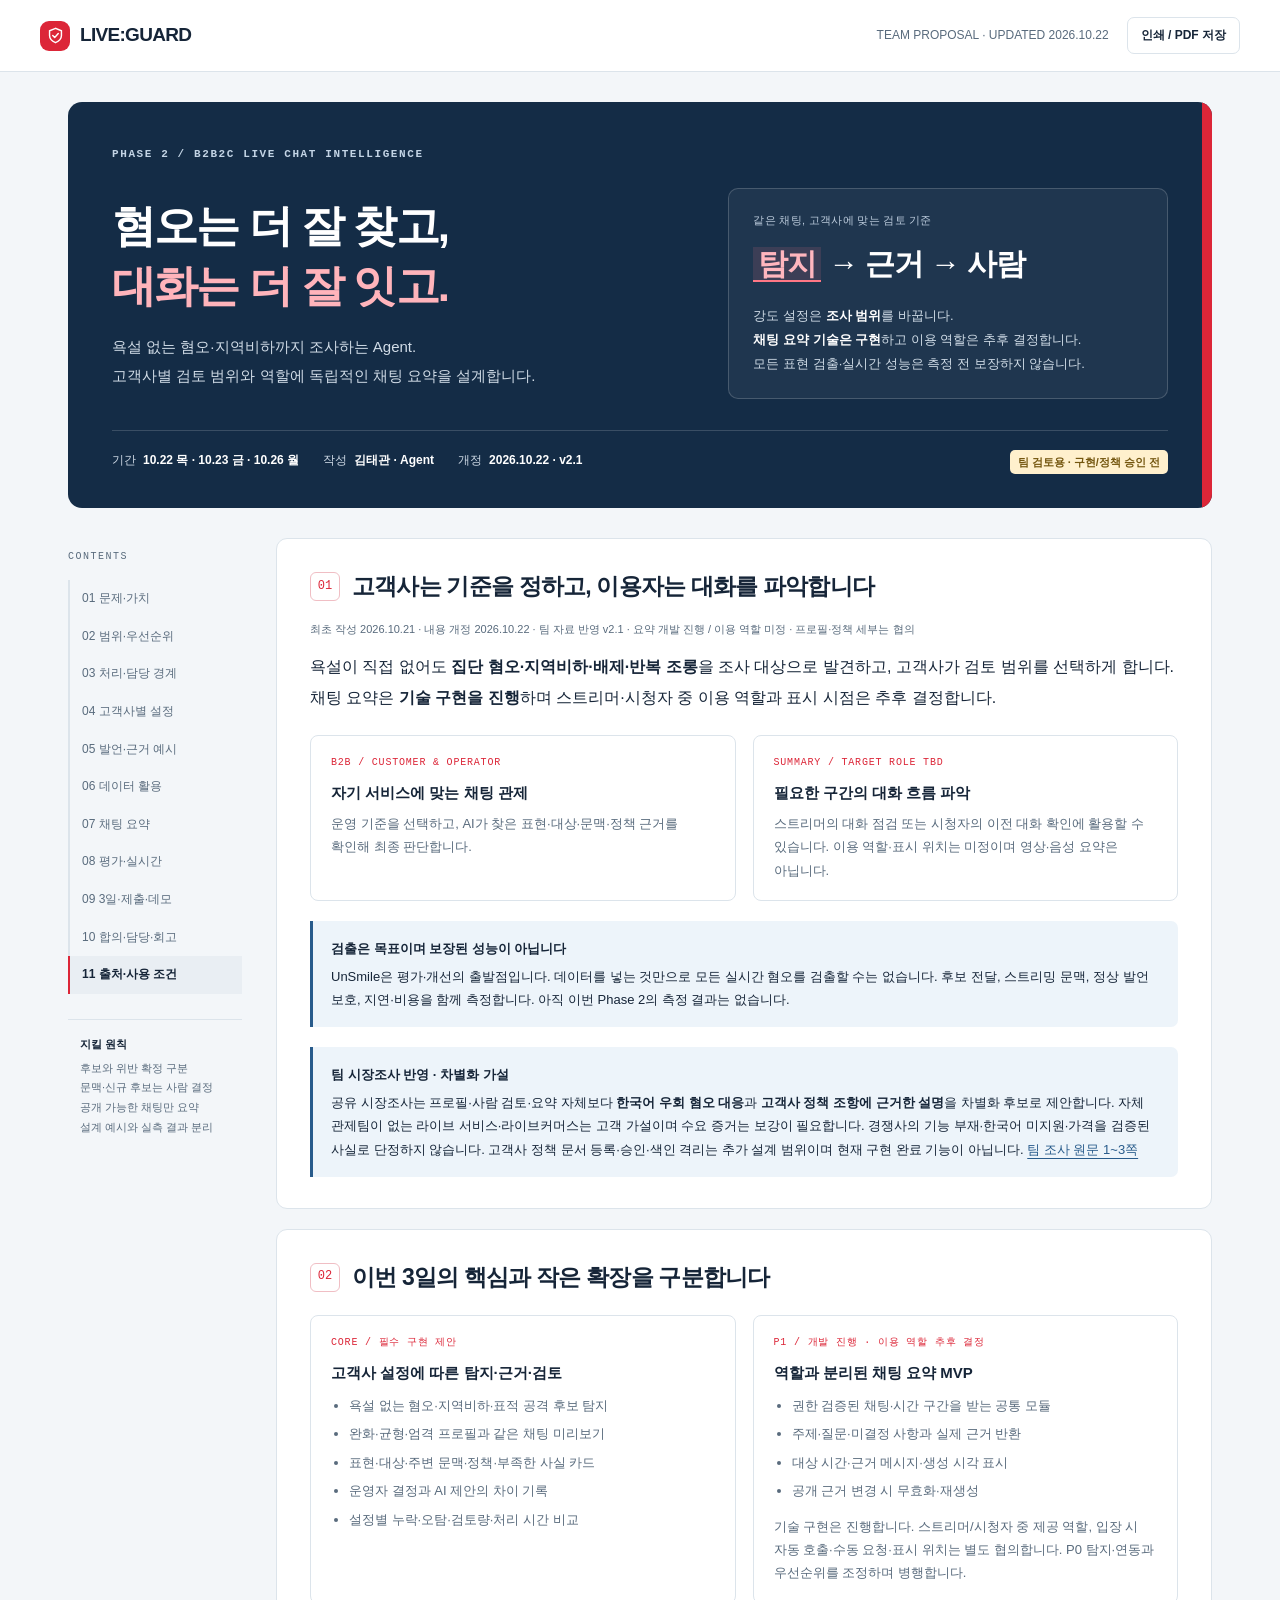
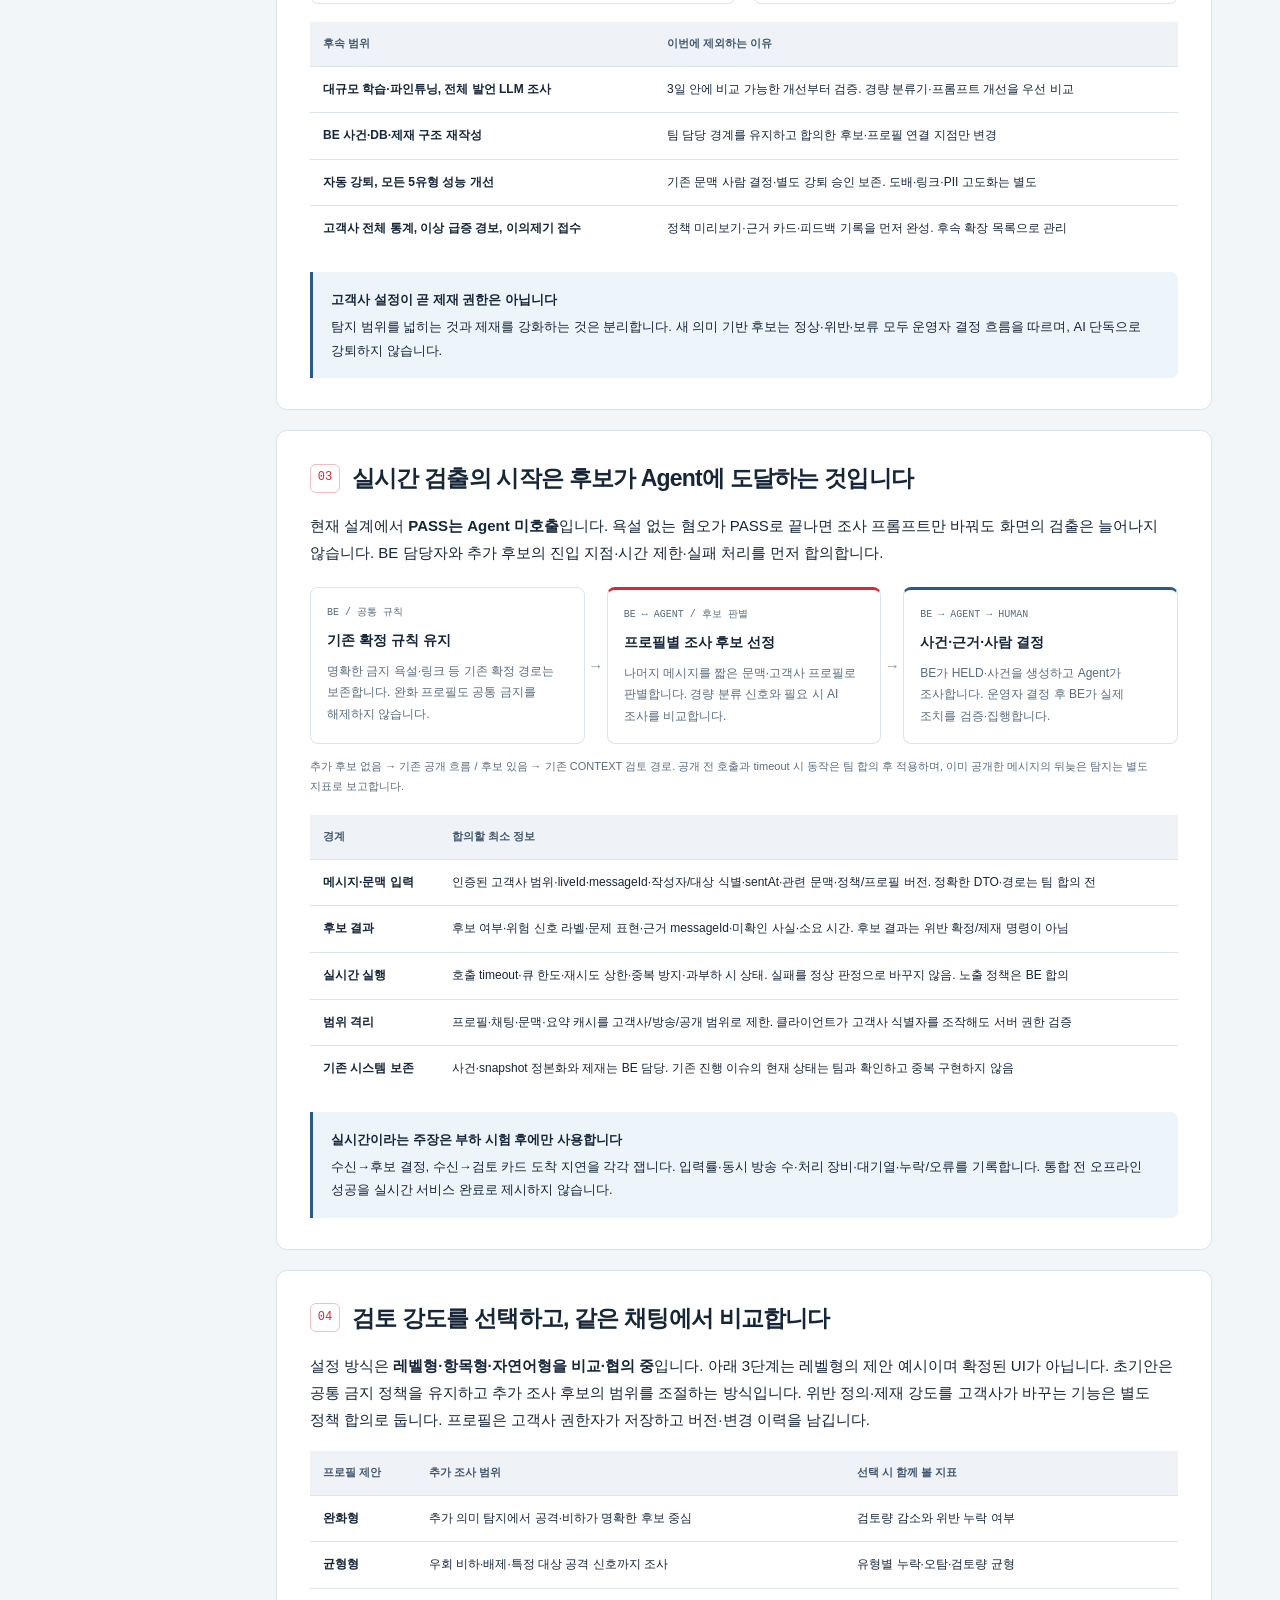
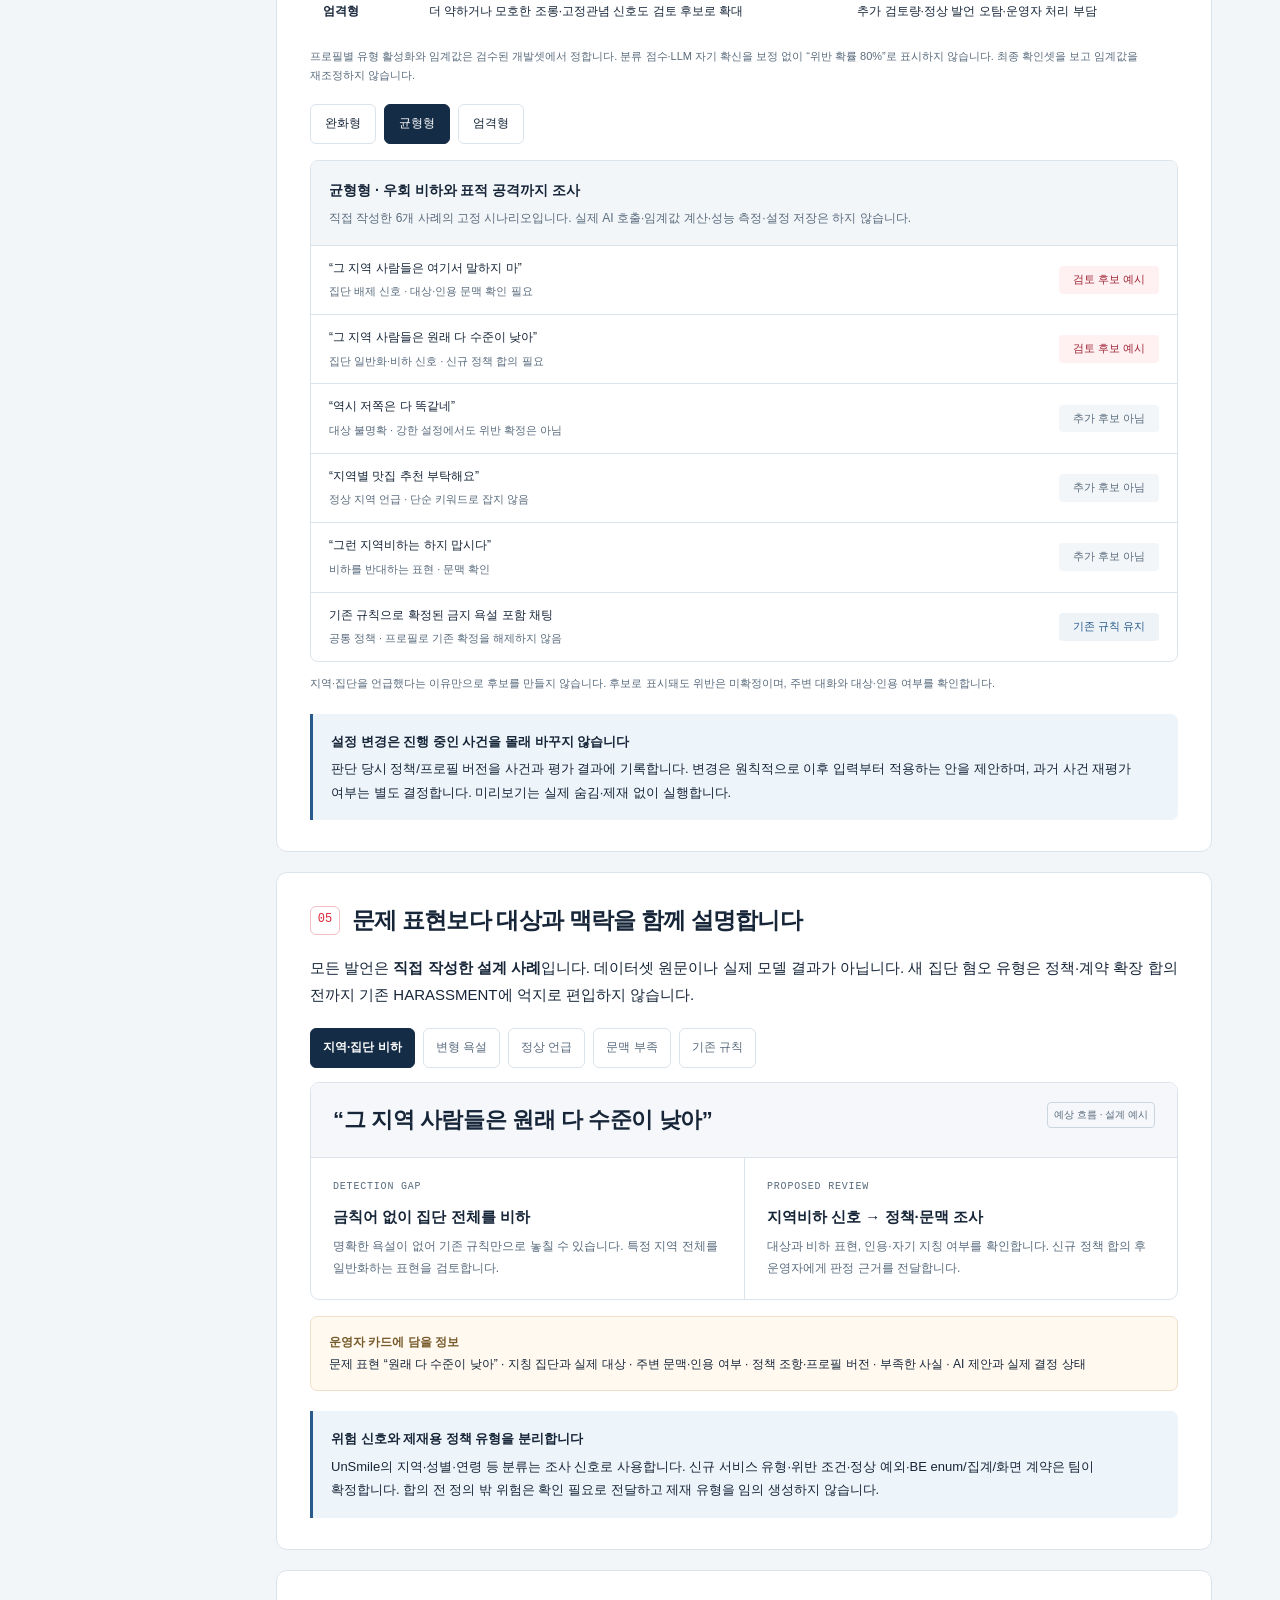
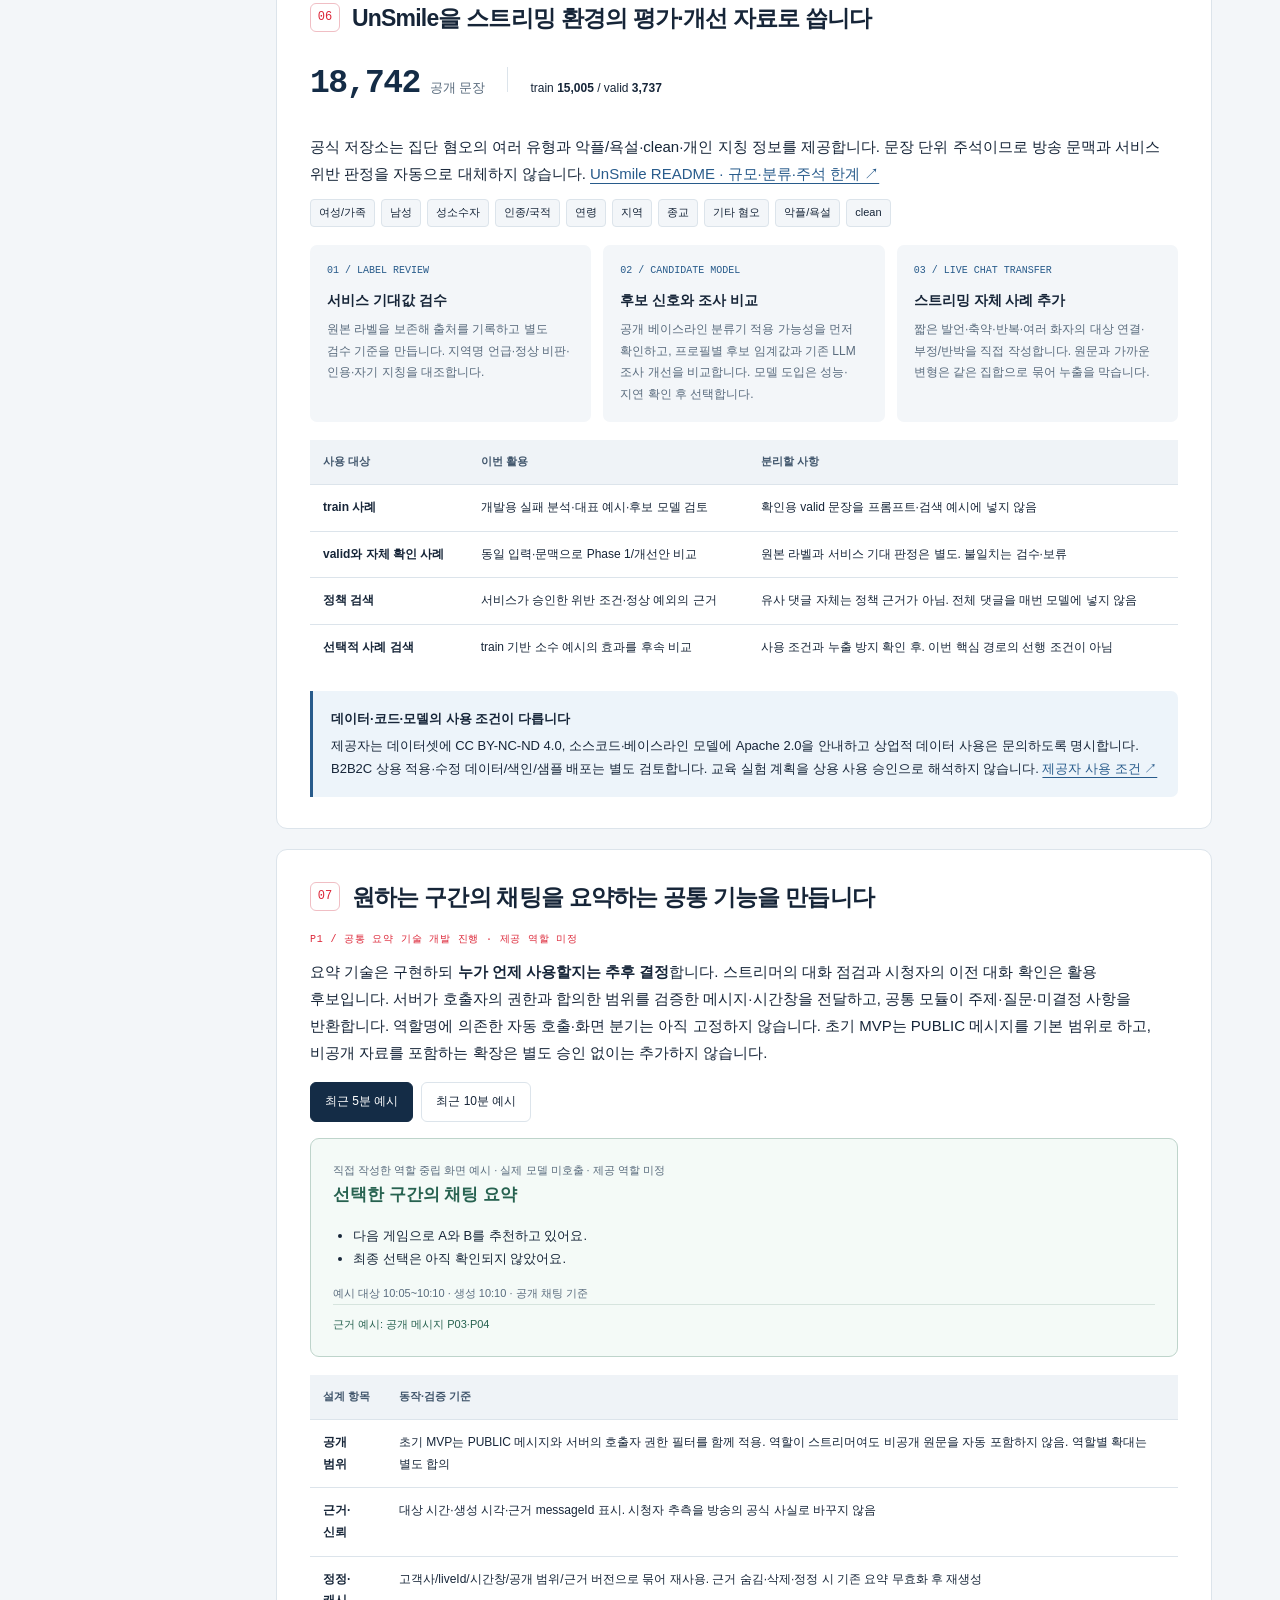
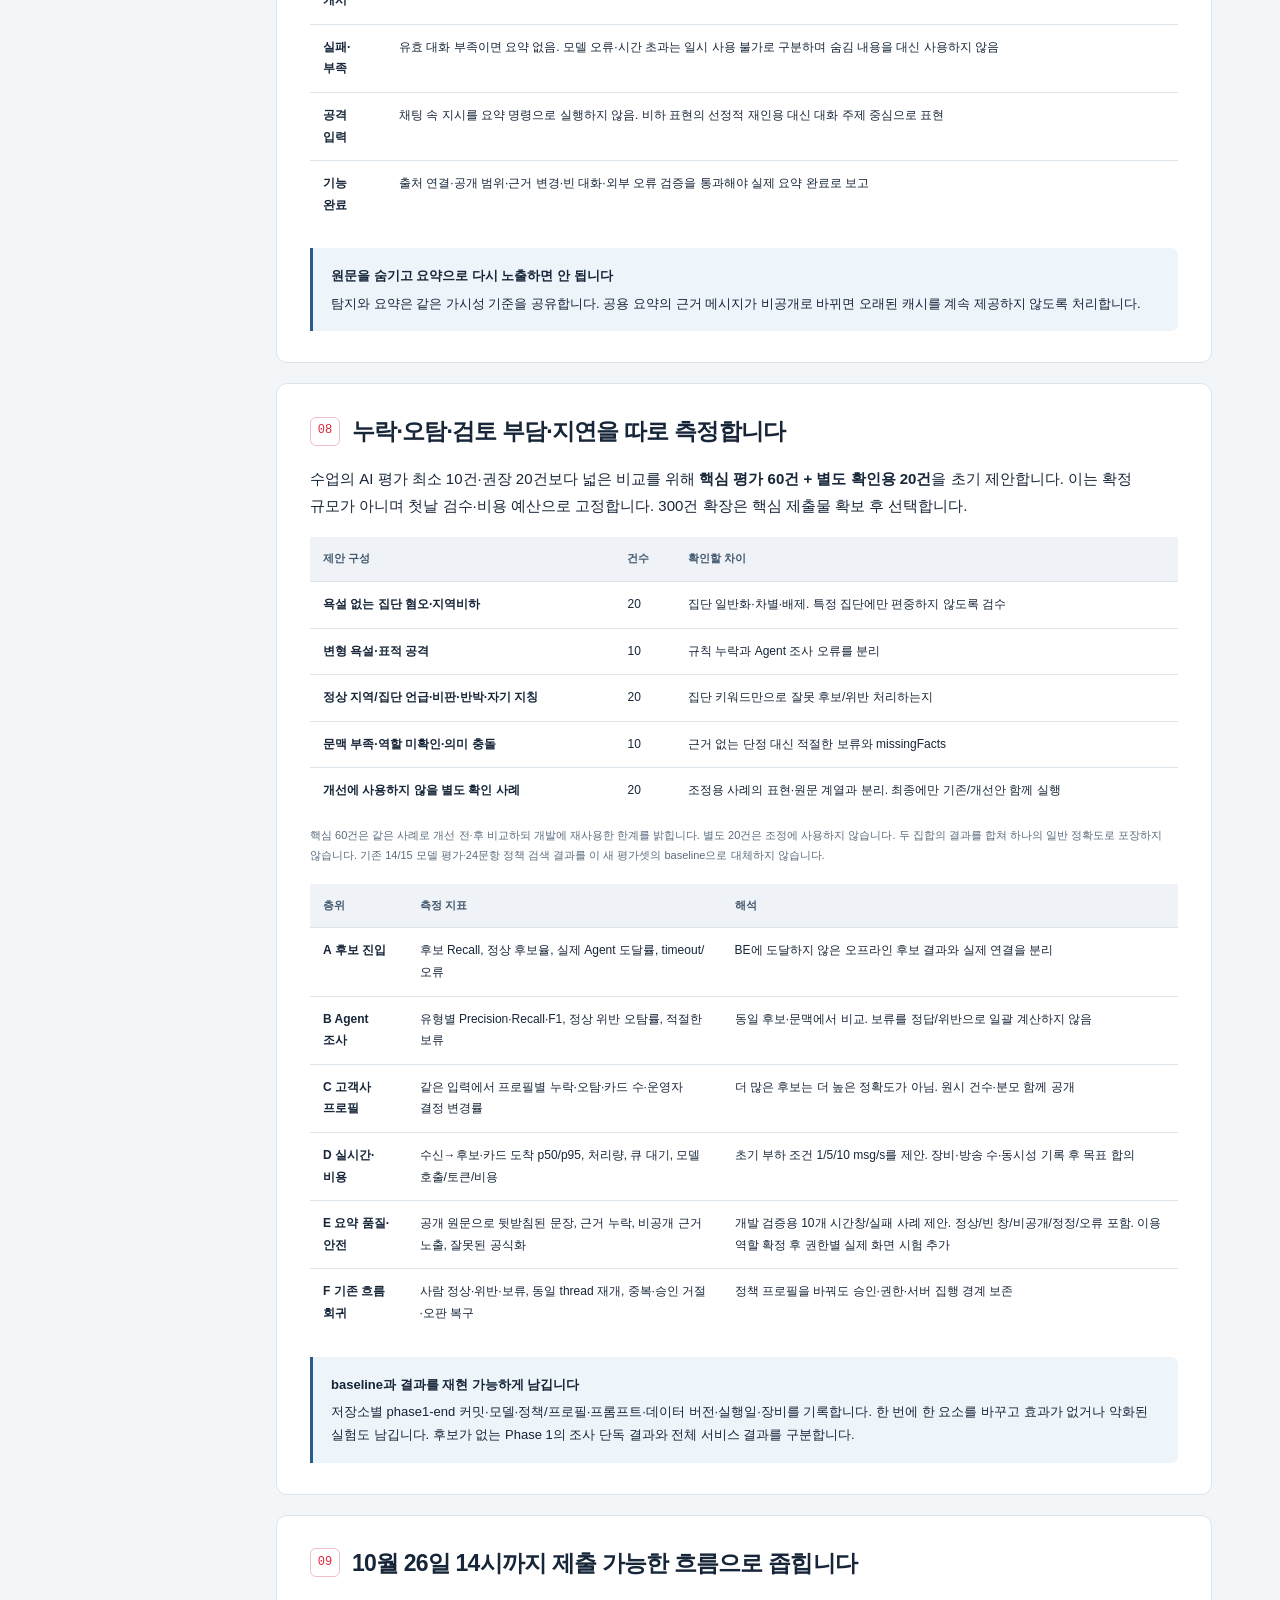
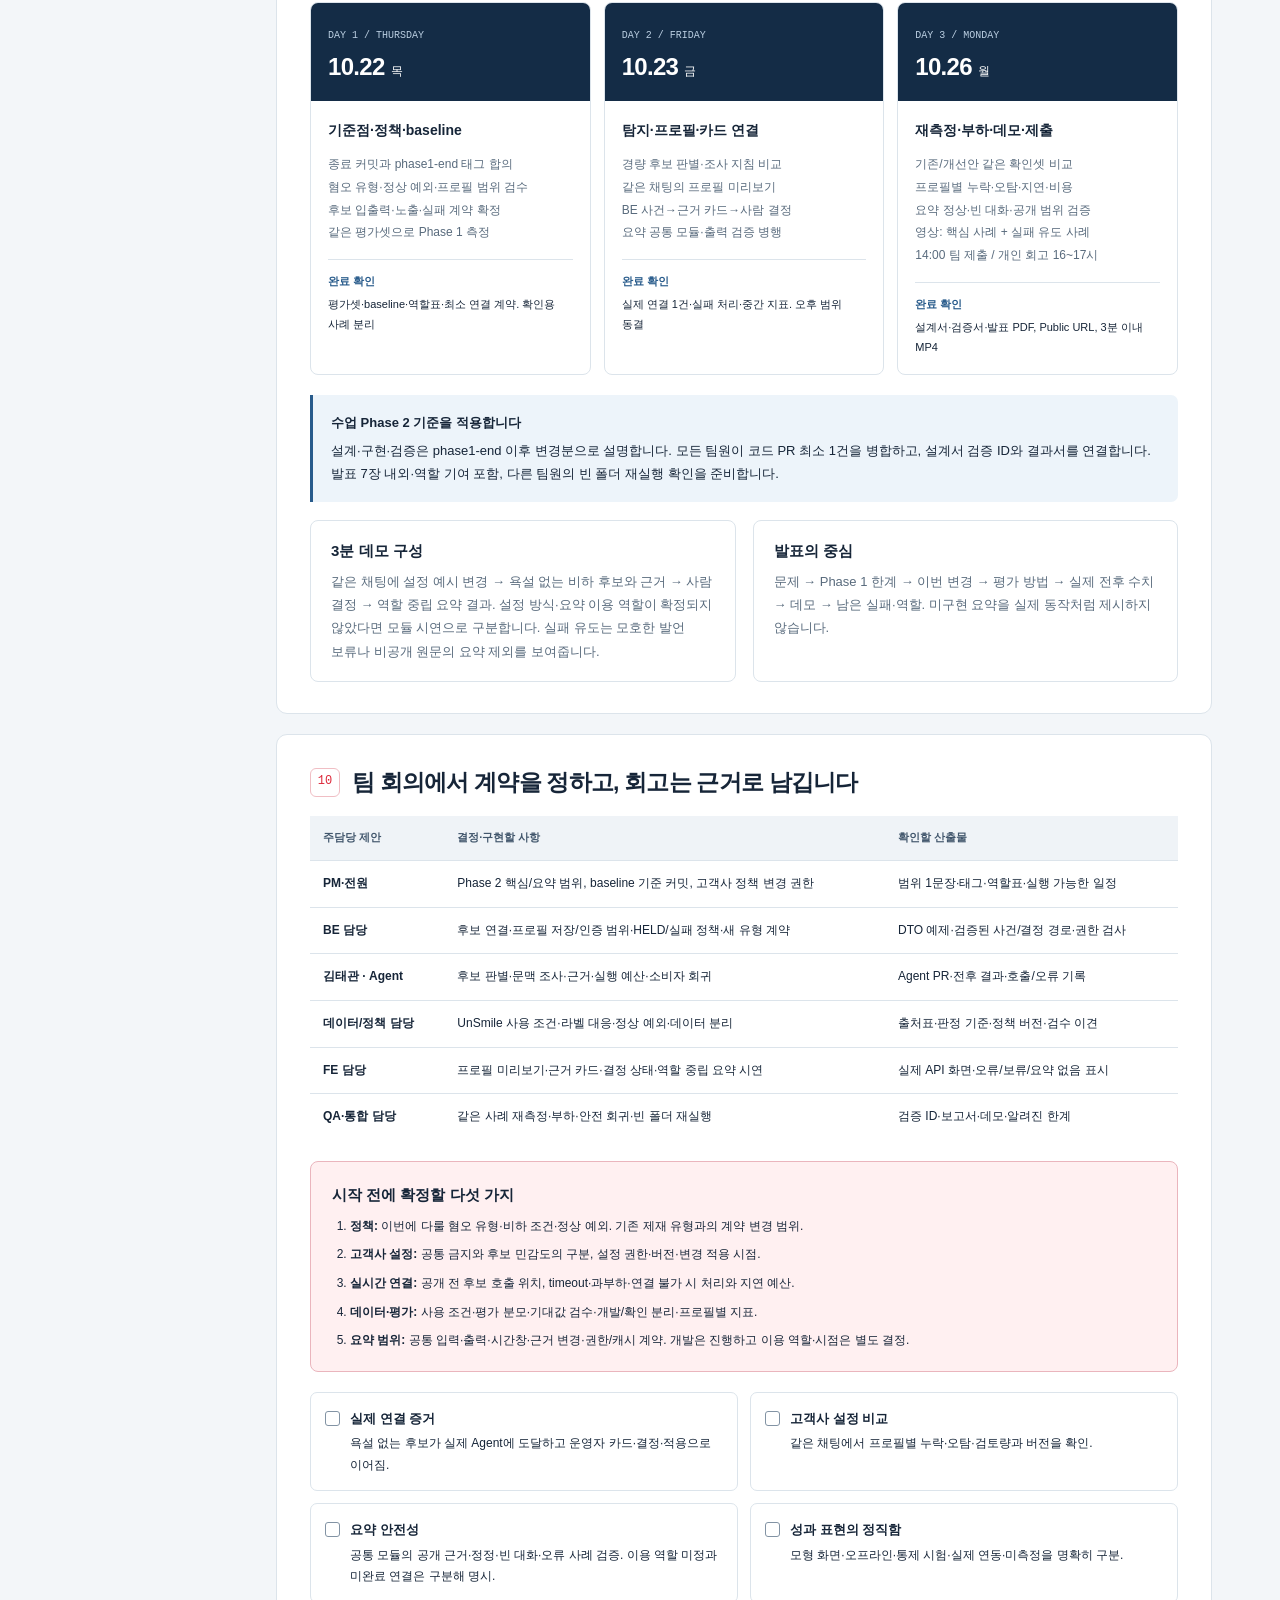
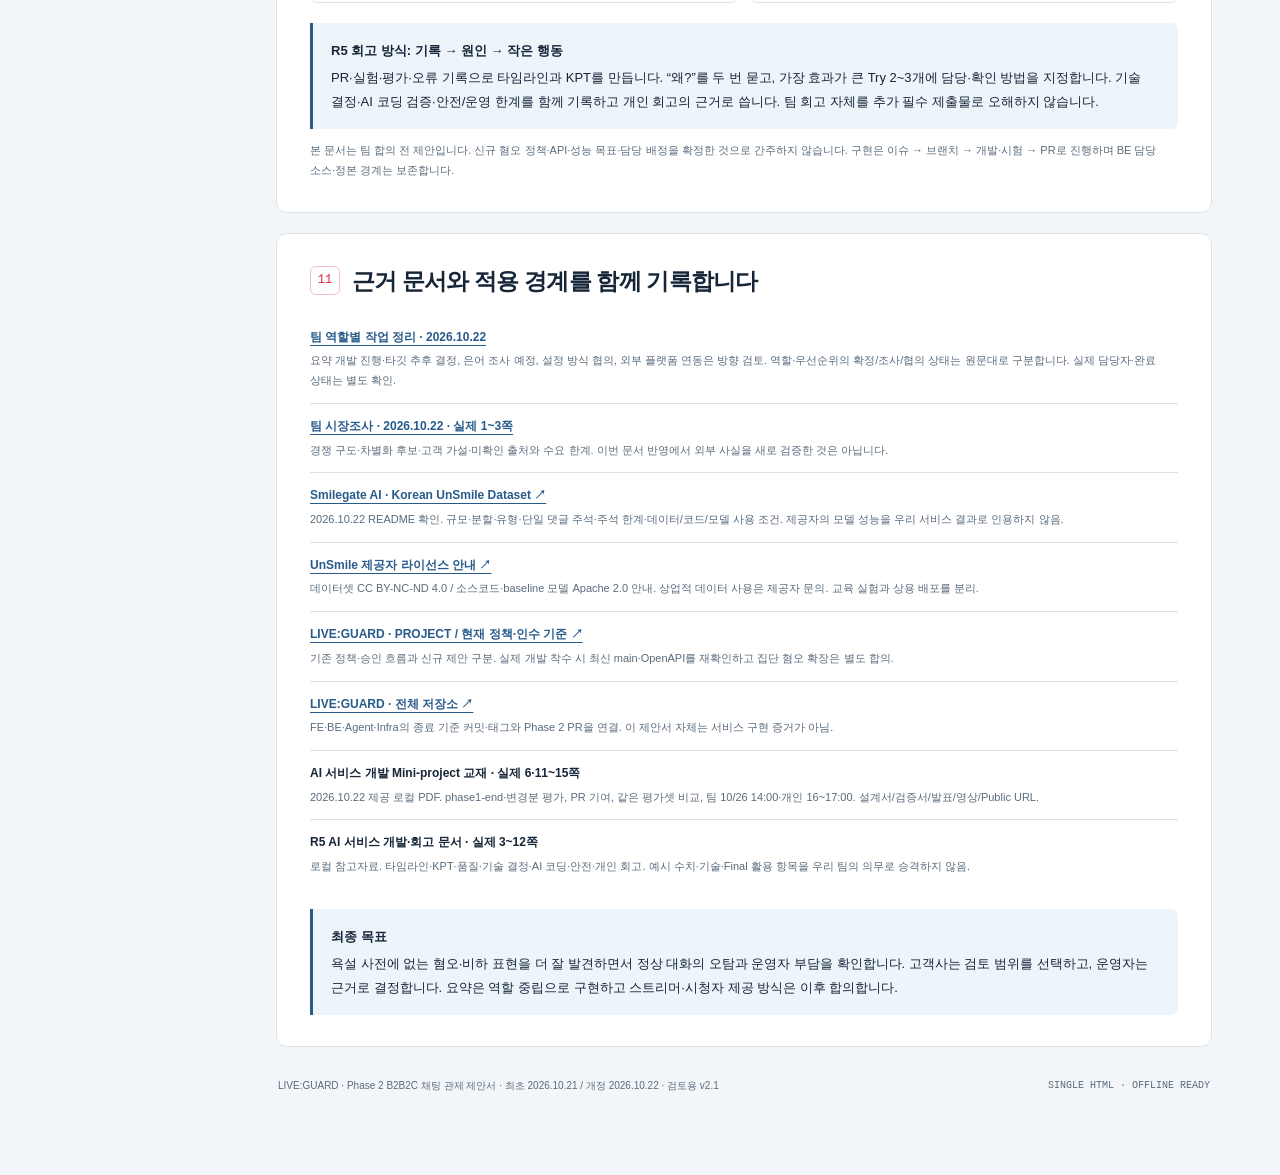
<file: docs/phase2/proposal.html>
<!doctype html>
<html lang="ko">
<head>
<meta charset="utf-8"><meta name="viewport" content="width=device-width, initial-scale=1">
<meta name="color-scheme" content="light">
<meta name="description" content="LIVE:GUARD Phase 2 — 고객사별 혐오·비하 탐지 설정, 운영자 판단 근거, 역할 미정의 채팅 요약 공통 기능과 실시간 검증 계획">
<title>LIVE:GUARD · Phase 2 B2B2C 채팅 관제 제안서</title>
<style>
:root{--ink:#162538;--navy:#142c46;--muted:#596b7d;--red:#dc2638;--red-soft:#fff0f1;--blue:#285b8b;--blue-soft:#edf4fa;--line:#dce4eb;--paper:#fff;--bg:#f3f6f9;--green:#276250;--mono:ui-monospace,SFMono-Regular,Consolas,monospace;--body:"Apple SD Gothic Neo","Noto Sans CJK KR","Malgun Gothic",sans-serif}
*{box-sizing:border-box}html{scroll-behavior:smooth;scroll-padding-top:90px}body{margin:0;background:var(--bg);color:var(--ink);font-family:var(--body);font-size:15px;line-height:1.8;word-break:keep-all}button,a{-webkit-tap-highlight-color:transparent}a{color:var(--blue);text-underline-offset:4px}a:focus-visible,button:focus-visible{outline:3px solid #e17c19;outline-offset:4px}button{font:inherit;cursor:pointer}p,h1,h2,h3,h4{margin:0}p+p{margin-top:12px}strong{font-weight:750}.top{background:#fff;border-bottom:1px solid var(--line);height:72px;display:flex;align-items:center;justify-content:space-between;padding:0 max(28px,calc((100vw - 1200px)/2));gap:20px}.brand{display:flex;align-items:center;gap:10px;font-weight:850;font-size:19px;letter-spacing:-.7px;color:var(--ink);text-decoration:none}.brandmark{display:grid;place-items:center;background:var(--red);width:30px;height:30px;border-radius:9px;color:#fff}.brandmark svg{width:19px;height:19px}.top-right{display:flex;gap:18px;align-items:center;font-size:12px;color:var(--muted)}.print{border:1px solid var(--line);border-radius:7px;background:#fff;padding:7px 13px;color:var(--ink);font-weight:650}.container{max-width:1200px;margin:0 auto;padding:30px 28px 70px}.hero{background:var(--navy);color:#fff;border-radius:14px;padding:43px 44px 34px;position:relative;overflow:hidden}.hero:after{content:"";position:absolute;right:0;top:0;width:10px;height:100%;background:var(--red)}.eyebrow{font-family:var(--mono);font-size:11px;letter-spacing:1.6px;text-transform:uppercase;font-weight:650}.hero .eyebrow{color:#c3d4e5}.hero-grid{display:grid;grid-template-columns:1.3fr 1fr;gap:45px;margin-top:23px;align-items:center}.hero h1{font-size:44px;line-height:1.35;letter-spacing:-1.9px;font-weight:800}.hero h1 em{font-style:normal;color:#ffb4bb}.subtitle{margin-top:18px;max-width:510px;color:#d1dce7;font-size:15px;line-height:1.9}.thesis{background:#ffffff0d;border:1px solid #ffffff2d;border-radius:10px;padding:22px 24px}.chat-label{color:#becdde;font-size:11px;letter-spacing:.3px}.chat-line{font-size:30px;font-weight:750;letter-spacing:-1px;margin:6px 0 13px}.chat-line span{background:#fe718221;color:#ffb6be;padding:0 5px;border-bottom:2px solid #ff7785}.thesis p{font-size:13px;color:#d0dce7;line-height:1.85}.thesis b{color:#fff}.hero-meta{border-top:1px solid #ffffff29;display:flex;flex-wrap:wrap;gap:24px;margin-top:31px;padding-top:19px;font-size:12px;color:#cfdae6}.hero-meta b{color:#fff;margin-left:7px}.pill{display:inline-block;font-size:11px;line-height:1.5;border-radius:5px;padding:4px 8px;font-weight:700;background:var(--blue-soft);color:var(--blue)}.pill.proposal{background:#fff0cd;color:#74560f}.hero-meta .pill{margin-left:auto}.layout{display:grid;grid-template-columns:174px minmax(0,1fr);gap:34px;margin-top:30px}.sidebar{position:sticky;top:24px;align-self:start;padding-top:10px}.sidebar-label{color:var(--muted);font-size:10px;font-family:var(--mono);letter-spacing:1.5px;margin-bottom:14px}.sidebar a{display:block;text-decoration:none;color:var(--muted);font-size:12px;padding:8px 12px;border-left:2px solid var(--line)}.sidebar a:hover,.sidebar a.active{color:var(--ink);border-color:var(--red);background:#e9eef3;font-weight:700}.side-note{margin-top:25px;padding:15px 12px;font-size:11px;color:var(--muted);border-top:1px solid var(--line);line-height:1.8}.side-note b{color:var(--ink);display:block;margin-bottom:4px}.section{background:#fff;border:1px solid var(--line);border-radius:11px;padding:31px 33px;margin-bottom:20px;scroll-margin-top:26px}.section-head{display:flex;align-items:center;gap:12px;margin-bottom:18px}.num{display:grid;place-items:center;flex:none;width:29px;height:29px;color:var(--red);font-family:var(--mono);font-size:12px;border:1px solid #f0bec4;border-radius:6px}.section h2{font-size:23px;letter-spacing:-.8px;line-height:1.4}.lead{font-size:16px;line-height:1.9}.muted{color:var(--muted)}.callout{padding:16px 18px;background:var(--blue-soft);border-left:3px solid var(--blue);border-radius:0 7px 7px 0;margin:20px 0 0;font-size:13px}.callout.red{background:var(--red-soft);border-color:var(--red)}.callout b{display:block;margin-bottom:4px}.split{display:grid;grid-template-columns:1fr 1fr;gap:17px;margin-top:22px}.panel{border:1px solid var(--line);border-radius:8px;padding:18px 20px}.panel h3{font-size:15px;margin-bottom:7px}.panel p{font-size:13px;color:var(--muted)}.panel h3 .dot{width:7px;height:7px;background:var(--blue);display:inline-block;margin-right:7px;border-radius:50%}.panel.in h3 .dot{background:var(--red)}.panel ul{margin:9px 0 0;padding-left:18px;font-size:13px;color:var(--muted)}.panel li+li{margin-top:5px}.table-wrap{overflow-x:auto;margin-top:18px}table{border-collapse:collapse;width:100%;font-size:12px;text-align:left}th{background:#eff3f7;color:#41566c;font-weight:750;font-size:11px}th,td{padding:12px 13px;border-bottom:1px solid var(--line);vertical-align:top}td strong{color:var(--ink)}td:first-child{font-weight:700}tbody tr:last-child td{border-bottom:0}.flow{margin-top:21px;display:grid;grid-template-columns:1fr 22px 1fr 22px 1fr;gap:0;align-items:stretch}.step{border:1px solid var(--line);border-radius:8px;padding:16px;position:relative}.step small{display:block;font-family:var(--mono);font-size:10px;color:var(--muted);margin-bottom:6px}.step h3{font-size:14px}.step p{font-size:12px;color:var(--muted);margin-top:7px;line-height:1.8}.step.owner{border-top:3px solid var(--red)}.step.human{border-top:3px solid var(--blue)}.arrow{align-self:center;color:#8293a4;text-align:center}.flow-foot{font-size:11px;color:var(--muted);margin-top:13px}.dependency{display:flex;gap:15px;align-items:start;margin-top:21px;padding:18px;background:var(--red-soft);border-radius:8px}.dependency .mark{color:var(--red);font-size:18px;font-weight:800;flex:none}.dependency h3{font-size:14px}.dependency p{font-size:12px;margin-top:4px}.tabs{display:flex;gap:8px;flex-wrap:wrap;margin:20px 0 14px}.tabs button{border:1px solid var(--line);background:#fff;border-radius:6px;padding:8px 12px;color:var(--muted);font-size:12px}.tabs button[aria-selected=true]{color:#fff;background:var(--navy);border-color:var(--navy);font-weight:700}.example{border:1px solid var(--line);border-radius:9px;overflow:hidden}.example-top{padding:19px 22px;background:#f5f7fa;border-bottom:1px solid var(--line);display:flex;align-items:start;justify-content:space-between;gap:16px}.example-text{font-size:22px;line-height:1.65;font-weight:700;letter-spacing:-.4px}.design-label{font-size:10px;white-space:nowrap;color:var(--muted);border:1px solid #cbd6df;border-radius:4px;padding:3px 6px}.example-body{display:grid;grid-template-columns:1fr 1fr}.example-body>div{padding:20px 22px}.example-body>div+div{border-left:1px solid var(--line)}.label{font-size:10px;color:var(--muted);font-family:var(--mono);letter-spacing:.8px;margin-bottom:7px}.example-body h3{font-size:15px;margin-bottom:6px}.example-body p{font-size:12px;color:var(--muted)}.evidence{margin-top:16px;background:#fff9f0;border:1px solid #efdfc8;border-radius:7px;padding:15px 18px;font-size:12px}.evidence strong{color:#775a29}.fine{font-size:11px;color:var(--muted);margin-top:12px}.data-ribbon{display:flex;align-items:baseline;flex-wrap:wrap;gap:10px;margin:20px 0}.data-ribbon .big{font-family:var(--mono);font-size:33px;color:var(--navy);font-weight:700;letter-spacing:-1.5px}.data-ribbon .unit{font-size:13px;color:var(--muted)}.data-ribbon .divider{height:25px;width:1px;background:var(--line);margin:0 12px}.data-ribbon .source{font-size:12px}.data-path{display:grid;grid-template-columns:repeat(3,1fr);gap:12px;margin-top:18px}.data-path article{background:var(--bg);border-radius:7px;padding:17px}.data-path h3{font-size:14px;margin-bottom:6px}.data-path p{font-size:12px;color:var(--muted)}.path-tag{font-size:10px;font-family:var(--mono);color:var(--blue);margin-bottom:8px}.timeline{display:grid;grid-template-columns:repeat(3,1fr);gap:13px;margin-top:23px}.day{border:1px solid var(--line);border-radius:8px;overflow:hidden}.day-top{background:var(--navy);color:#fff;padding:16px 17px}.day-top small{font-family:var(--mono);font-size:10px;color:#bacee1}.day-top h3{font-size:24px;line-height:1.5;margin-top:3px;letter-spacing:-.7px}.day-top h3 span{font-size:12px;font-weight:500}.day-body{padding:17px}.day-body h4{font-size:14px;margin-bottom:10px}.day-body p{font-size:12px;color:var(--muted);line-height:1.9}.deliverable{border-top:1px solid var(--line);margin-top:15px;padding-top:12px;font-size:11px}.deliverable b{display:block;color:var(--blue);margin-bottom:3px}.metric-note{display:flex;gap:12px;align-items:start;margin-top:19px;font-size:12px;color:var(--muted)}.metric-note>strong{color:var(--red);white-space:nowrap}.checklist{display:grid;grid-template-columns:1fr 1fr;gap:12px;margin-top:20px}.check{display:flex;gap:10px;font-size:12px;align-items:start;border:1px solid var(--line);border-radius:7px;padding:14px}.check .box{width:15px;height:15px;border:1.5px solid #8293a4;flex:none;margin-top:4px;border-radius:3px}.check b{display:block;font-size:13px;margin-bottom:3px}.decision{margin-top:21px;border:1px solid #eab5bd;background:var(--red-soft);padding:19px 21px;border-radius:8px}.decision h3{font-size:15px;margin-bottom:8px}.decision ol{margin:0;padding-left:18px;font-size:12px}.decision li+li{margin-top:7px}.sources{list-style:none;padding:0;margin:0}.sources li{padding:12px 0;border-top:1px solid var(--line);font-size:12px}.sources li:first-child{border-top:0}.sources a{font-weight:700}.sources small{display:block;color:var(--muted);font-size:11px;margin-top:3px}.footer{margin-left:208px;display:flex;justify-content:space-between;gap:20px;color:var(--muted);font-size:10px;padding:10px 2px}.offline{font-family:var(--mono)}.print-only{display:none}
@media(max-width:980px){.layout{grid-template-columns:140px minmax(0,1fr);gap:20px}.section{padding:26px 24px}.hero{padding:32px}.hero-grid{gap:25px}.hero h1{font-size:37px}.hero-grid{grid-template-columns:1.15fr 1fr}.footer{margin-left:160px}.timeline{grid-template-columns:1fr}.day{display:grid;grid-template-columns:132px 1fr}.day-top{height:100%}.day-body p{line-height:1.8}.data-path{grid-template-columns:1fr}.flow{grid-template-columns:1fr}.arrow{padding:4px;transform:rotate(90deg)}}
@media(max-width:700px){body{font-size:14px}.top{height:64px;padding:0 18px}.brand{font-size:16px}.top-right>span{display:none}.container{padding:18px 14px 35px}.hero{padding:27px 24px 23px;border-radius:10px}.hero-grid{grid-template-columns:1fr;gap:22px;margin-top:18px}.hero h1{font-size:34px}.subtitle{font-size:13px;margin-top:14px}.thesis{padding:17px 19px}.chat-line{font-size:25px}.hero-meta{gap:8px 20px;font-size:11px;margin-top:22px}.hero-meta .pill{margin-left:0}.layout{display:block;margin-top:18px}.sidebar{position:static;display:flex;gap:5px;overflow-x:auto;padding:0 0 14px;margin:0 0 3px;white-space:nowrap}.sidebar a{border-left:0;border-bottom:2px solid var(--line);padding:7px 10px;font-size:11px}.sidebar-label,.side-note{display:none}.section{padding:24px 20px;margin-bottom:14px}.section h2{font-size:21px}.section-head{gap:10px}.lead{font-size:14px}.split,.checklist{grid-template-columns:1fr}.example-top{padding:17px;display:block}.design-label{display:inline-block;margin-top:9px}.example-text{font-size:19px}.example-body{grid-template-columns:1fr}.example-body>div{padding:17px}.example-body>div+div{border-left:0;border-top:1px solid var(--line)}th,td{padding:10px;font-size:11px;min-width:95px}.day{grid-template-columns:100px 1fr}.day-top{padding:15px 12px}.day-top h3{font-size:22px}.data-ribbon .divider{display:none}.data-ribbon .big{font-size:29px}.footer{margin-left:0;display:block}.footer>span{display:block;margin-top:5px}.metric-note{display:block}.metric-note>strong{display:block;margin-bottom:5px}}
@media(prefers-reduced-motion:reduce){html{scroll-behavior:auto}}
@media print{@page{size:A4;margin:15mm}html{scroll-behavior:auto}body{background:white;font-size:10pt;color:#111}.top{height:auto;padding:0 0 10px}.print,.top-right>span,.sidebar{display:none}.brand{font-size:16pt}.container{max-width:none;padding:12px 0}.hero{color:#162538;background:#f0f4f8!important;border:1px solid #ccd5de;padding:22px;border-radius:0;print-color-adjust:exact}.hero:after{width:5px}.hero .eyebrow,.hero-meta,.subtitle,.hero-meta b{color:#41566c}.hero h1{font-size:28pt}.hero h1 em{color:#bb2333}.hero-grid{gap:24px}.thesis{border:1px solid #cbd6df;background:white;padding:15px}.chat-label,.thesis p,.thesis b{color:#41566c}.chat-line{font-size:23pt}.chat-line span{color:#b42335;background:#ffe8ec}.hero-meta{border-top:1px solid #ccd5de;margin-top:20px;padding-top:12px}.hero-meta .pill{margin-left:0}.layout{display:block;margin-top:15px}.section{border:0;border-top:1px solid #ccd5de;padding:20px 0;margin:0;border-radius:0;break-inside:auto}.section-head,.panel,.day,.check,.callout,.dependency,.evidence,.decision,.example{break-inside:avoid}.section h2{font-size:17pt}.lead{font-size:11pt}.timeline{grid-template-columns:repeat(3,1fr)}.day{display:block}.day-top{background:#edf2f7!important;color:var(--ink);print-color-adjust:exact}.day-top small{color:#41566c}.data-path{grid-template-columns:repeat(3,1fr)}.flow{grid-template-columns:1fr 18px 1fr 18px 1fr}.arrow{transform:none}.tabs{display:none}.print-only{display:block;font-size:10pt;color:#596b7d}.footer{margin:16px 0 0}.sources{font-size:9pt}a{color:#1b4e7d}h2,h3{break-after:avoid}thead{display:table-header-group}tr{break-inside:avoid}}

.content,.panel,.step,.day,.section{min-width:0}.scope-tag{display:inline-block;margin:0 4px 8px 0;padding:3px 8px;background:var(--blue-soft);border:1px solid var(--line);border-radius:4px;font-size:11px;color:var(--blue)}.priority{font-family:var(--mono);font-size:10px;color:var(--red);letter-spacing:.8px;margin-bottom:9px}.profile-controls{display:flex;flex-wrap:wrap;gap:8px;margin:18px 0 12px}.profile-controls button,.summary-controls button{border:1px solid var(--line);border-radius:6px;background:#fff;padding:8px 14px;font-size:12px;color:var(--ink)}.profile-controls button[aria-pressed=true],.summary-controls button[aria-pressed=true]{background:var(--navy);color:#fff;border-color:var(--navy)}.preview{border:1px solid var(--line);border-radius:8px;overflow:hidden;margin-top:16px}.preview-head{padding:15px 18px;background:var(--bg);border-bottom:1px solid var(--line)}.preview-head strong{font-size:14px}.preview-head p{font-size:12px;color:var(--muted);margin-top:5px}.sample-row{display:grid;grid-template-columns:minmax(0,1fr) 100px;gap:14px;padding:12px 18px;border-bottom:1px solid var(--line);align-items:center;font-size:12px}.sample-row:last-child{border-bottom:0}.sample-row small{display:block;color:var(--muted);font-size:11px;margin-top:3px}.sample-state{text-align:center;padding:4px 5px;border-radius:4px;color:var(--muted);background:var(--bg);font-size:11px}.sample-state.review{background:var(--red-soft);color:#9d2535}.sample-state.rule{background:#eef3f8;color:var(--blue)}.summary-controls{display:flex;gap:8px;flex-wrap:wrap;margin:16px 0}.summary-card{padding:22px;border:1px solid #bed4cb;border-radius:9px;background:#f4faf7}.summary-card h3{font-size:17px;color:var(--green)}.summary-card ul{font-size:13px;padding-left:20px;margin:13px 0}.summary-card small{display:block;color:var(--muted);font-size:11px}.summary-basis{font-size:11px;color:var(--green);border-top:1px solid #d6e4de;padding-top:10px}.status-line{margin:15px 0 0;font-size:12px;color:var(--muted)}.compact-list{margin:12px 0 0;padding-left:20px;font-size:13px}.compact-list li+li{margin-top:8px}.source-note{font-size:11px;color:var(--muted);margin-top:12px}.breakable,code{overflow-wrap:anywhere}code{font-size:.93em}.stamp{font-size:11px;color:var(--muted);margin-bottom:12px}.section-head .num{width:30px}.risk-labels{margin-top:12px;display:flex;gap:6px;flex-wrap:wrap}.risk-labels span{border:1px solid var(--line);padding:3px 8px;border-radius:4px;background:var(--bg);font-size:11px}.panel h3{line-height:1.6}.preview [aria-live],#summaryContent{min-width:0}
@media(max-width:700px){.sample-row{grid-template-columns:minmax(0,1fr) 88px;padding:11px 13px;gap:9px}.summary-card{padding:17px}.summary-controls button,.profile-controls button{padding:8px 11px}.hero h1{font-size:32px}.section-head{align-items:start}}
@media print{.profile-controls,.summary-controls{display:none}.preview,.summary-card{break-inside:avoid}.preview-head{background:#f3f5f7!important;print-color-adjust:exact}.sample-state{print-color-adjust:exact}.section{padding-top:22px}.summary-card{background:#f4faf7!important;print-color-adjust:exact}.stamp{font-size:8pt}.sample-row{font-size:9pt}}

</style>
</head>
<body><header class="top"><a class="brand" href="#overview" aria-label="LIVE:GUARD 제안서 처음으로"><span class="brandmark"><svg viewBox="0 0 24 24" fill="none" aria-hidden="true"><path d="M12 3 4.5 6v6c0 4 3 7 7.5 9 4.5-2 7.5-5 7.5-9V6L12 3Z" stroke="currentColor" stroke-width="1.8"/><path d="m8.5 12 2.5 2.5 4.5-5" stroke="currentColor" stroke-width="1.8" stroke-linecap="round" stroke-linejoin="round"/></svg></span>LIVE:GUARD</a><div class="top-right"><span>TEAM PROPOSAL · UPDATED 2026.10.22</span><button class="print" id="printButton" type="button">인쇄 / PDF 저장</button></div></header>
<main class="container" id="overview"><section class="hero" aria-labelledby="title"><div class="eyebrow">PHASE 2 / B2B2C LIVE CHAT INTELLIGENCE</div><div class="hero-grid"><div><h1 id="title">혐오는 더 잘 찾고,<br><em>대화는 더 잘 잇고.</em></h1><p class="subtitle">욕설 없는 혐오·지역비하까지 조사하는 Agent.<br>고객사별 검토 범위와 역할에 독립적인 채팅 요약을 설계합니다.</p></div><aside class="thesis"><div class="chat-label">같은 채팅, 고객사에 맞는 검토 기준</div><div class="chat-line"><span>탐지</span> → 근거 → 사람</div><p>강도 설정은 <b>조사 범위</b>를 바꿉니다.<br><b>채팅 요약 기술은 구현</b>하고 이용 역할은 추후 결정합니다.<br>모든 표현 검출·실시간 성능은 측정 전 보장하지 않습니다.</p></aside></div><div class="hero-meta"><span>기간<b>10.22 목 · 10.23 금 · 10.26 월</b></span><span>작성<b>김태관 · Agent</b></span><span>개정<b>2026.10.22 · v2.1</b></span><span class="pill proposal">팀 검토용 · 구현/정책 승인 전</span></div></section><div class="layout"><nav class="sidebar" aria-label="제안서 목차"><div class="sidebar-label">CONTENTS</div><a href="#goal">01 문제·가치</a><a href="#scope">02 범위·우선순위</a><a href="#boundary">03 처리·담당 경계</a><a href="#profiles">04 고객사별 설정</a><a href="#examples">05 발언·근거 예시</a><a href="#dataset">06 데이터 활용</a><a href="#summary">07 채팅 요약</a><a href="#evaluation">08 평가·실시간</a><a href="#schedule">09 3일·제출·데모</a><a href="#completion">10 합의·담당·회고</a><a href="#sources">11 출처·사용 조건</a><div class="side-note"><b>지킬 원칙</b>후보와 위반 확정 구분<br>문맥·신규 후보는 사람 결정<br>공개 가능한 채팅만 요약<br>설계 예시와 실측 결과 분리</div></nav><div class="content"><section class="section" id="goal"><div class="section-head"><span class="num">01</span><h2>고객사는 기준을 정하고, 이용자는 대화를 파악합니다</h2></div>
<p class="stamp">최초 작성 2026.10.21 · 내용 개정 2026.10.22 · 팀 자료 반영 v2.1 · 요약 개발 진행 / 이용 역할 미정 · 프로필·정책 세부는 협의</p>
<p class="lead">욕설이 직접 없어도 <strong>집단 혐오·지역비하·배제·반복 조롱</strong>을 조사 대상으로 발견하고, 고객사가 검토 범위를 선택하게 합니다. 채팅 요약은 <strong>기술 구현을 진행</strong>하며 스트리머·시청자 중 이용 역할과 표시 시점은 추후 결정합니다.</p>
<div class="split"><article class="panel in"><div class="priority">B2B / CUSTOMER &amp; OPERATOR</div><h3>자기 서비스에 맞는 채팅 관제</h3><p>운영 기준을 선택하고, AI가 찾은 표현·대상·문맥·정책 근거를 확인해 최종 판단합니다.</p></article><article class="panel"><div class="priority">SUMMARY / TARGET ROLE TBD</div><h3>필요한 구간의 대화 흐름 파악</h3><p>스트리머의 대화 점검 또는 시청자의 이전 대화 확인에 활용할 수 있습니다. 이용 역할·표시 위치는 미정이며 영상·음성 요약은 아닙니다.</p></article></div>
<div class="callout"><b>검출은 목표이며 보장된 성능이 아닙니다</b>UnSmile은 평가·개선의 출발점입니다. 데이터를 넣는 것만으로 모든 실시간 혐오를 검출할 수는 없습니다. 후보 전달, 스트리밍 문맥, 정상 발언 보호, 지연·비용을 함께 측정합니다. 아직 이번 Phase 2의 측정 결과는 없습니다.</div><div class="callout"><b>팀 시장조사 반영 · 차별화 가설</b>공유 시장조사는 프로필·사람 검토·요약 자체보다 <strong>한국어 우회 혐오 대응</strong>과 <strong>고객사 정책 조항에 근거한 설명</strong>을 차별화 후보로 제안합니다. 자체 관제팀이 없는 라이브 서비스·라이브커머스는 고객 가설이며 수요 증거는 보강이 필요합니다. 경쟁사의 기능 부재·한국어 미지원·가격을 검증된 사실로 단정하지 않습니다. 고객사 정책 문서 등록·승인·색인 격리는 추가 설계 범위이며 현재 구현 완료 기능이 아닙니다. <a href="team-materials.md#market-research">팀 조사 원문 1~3쪽</a></div></section><section class="section" id="scope"><div class="section-head"><span class="num">02</span><h2>이번 3일의 핵심과 작은 확장을 구분합니다</h2></div>
<div class="split"><article class="panel in"><div class="priority">CORE / 필수 구현 제안</div><h3>고객사 설정에 따른 탐지·근거·검토</h3><ul><li>욕설 없는 혐오·지역비하·표적 공격 후보 탐지</li><li>완화·균형·엄격 프로필과 같은 채팅 미리보기</li><li>표현·대상·주변 문맥·정책·부족한 사실 카드</li><li>운영자 결정과 AI 제안의 차이 기록</li><li>설정별 누락·오탐·검토량·처리 시간 비교</li></ul></article><article class="panel"><div class="priority">P1 / 개발 진행 · 이용 역할 추후 결정</div><h3>역할과 분리된 채팅 요약 MVP</h3><ul><li>권한 검증된 채팅·시간 구간을 받는 공통 모듈</li><li>주제·질문·미결정 사항과 실제 근거 반환</li><li>대상 시간·근거 메시지·생성 시각 표시</li><li>공개 근거 변경 시 무효화·재생성</li></ul><p class="fine">기술 구현은 진행합니다. 스트리머/시청자 중 제공 역할, 입장 시 자동 호출·수동 요청·표시 위치는 별도 협의합니다. P0 탐지·연동과 우선순위를 조정하며 병행합니다.</p></article></div>
<div class="table-wrap"><table><thead><tr><th scope="col">후속 범위</th><th scope="col">이번에 제외하는 이유</th></tr></thead><tbody><tr><td>대규모 학습·파인튜닝, 전체 발언 LLM 조사</td><td>3일 안에 비교 가능한 개선부터 검증. 경량 분류기·프롬프트 개선을 우선 비교</td></tr><tr><td>BE 사건·DB·제재 구조 재작성</td><td>팀 담당 경계를 유지하고 합의한 후보·프로필 연결 지점만 변경</td></tr><tr><td>자동 강퇴, 모든 5유형 성능 개선</td><td>기존 문맥 사람 결정·별도 강퇴 승인 보존. 도배·링크·PII 고도화는 별도</td></tr><tr><td>고객사 전체 통계, 이상 급증 경보, 이의제기 접수</td><td>정책 미리보기·근거 카드·피드백 기록을 먼저 완성. 후속 확장 목록으로 관리</td></tr></tbody></table></div><div class="callout"><b>고객사 설정이 곧 제재 권한은 아닙니다</b>탐지 범위를 넓히는 것과 제재를 강화하는 것은 분리합니다. 새 의미 기반 후보는 정상·위반·보류 모두 운영자 결정 흐름을 따르며, AI 단독으로 강퇴하지 않습니다.</div></section><section class="section" id="boundary"><div class="section-head"><span class="num">03</span><h2>실시간 검출의 시작은 후보가 Agent에 도달하는 것입니다</h2></div>
<p>현재 설계에서 <strong>PASS는 Agent 미호출</strong>입니다. 욕설 없는 혐오가 PASS로 끝나면 조사 프롬프트만 바꿔도 화면의 검출은 늘어나지 않습니다. BE 담당자와 추가 후보의 진입 지점·시간 제한·실패 처리를 먼저 합의합니다.</p>
<div class="flow" aria-label="추가 후보의 제안 흐름"><article class="step"><small>BE / 공통 규칙</small><h3>기존 확정 규칙 유지</h3><p>명확한 금지 욕설·링크 등 기존 확정 경로는 보존합니다. 완화 프로필도 공통 금지를 해제하지 않습니다.</p></article><div class="arrow" aria-hidden="true">→</div><article class="step owner"><small>BE ↔ AGENT / 후보 판별</small><h3>프로필별 조사 후보 선정</h3><p>나머지 메시지를 짧은 문맥·고객사 프로필로 판별합니다. 경량 분류 신호와 필요 시 AI 조사를 비교합니다.</p></article><div class="arrow" aria-hidden="true">→</div><article class="step human"><small>BE → AGENT → HUMAN</small><h3>사건·근거·사람 결정</h3><p>BE가 HELD·사건을 생성하고 Agent가 조사합니다. 운영자 결정 후 BE가 실제 조치를 검증·집행합니다.</p></article></div>
<p class="flow-foot">추가 후보 없음 → 기존 공개 흐름 / 후보 있음 → 기존 CONTEXT 검토 경로. 공개 전 호출과 timeout 시 동작은 팀 합의 후 적용하며, 이미 공개한 메시지의 뒤늦은 탐지는 별도 지표로 보고합니다.</p>
<div class="table-wrap"><table><thead><tr><th scope="col">경계</th><th scope="col">합의할 최소 정보</th></tr></thead><tbody><tr><td>메시지·문맥 입력</td><td>인증된 고객사 범위·liveId·messageId·작성자/대상 식별·sentAt·관련 문맥·정책/프로필 버전. 정확한 DTO·경로는 팀 합의 전</td></tr><tr><td>후보 결과</td><td>후보 여부·위험 신호 라벨·문제 표현·근거 messageId·미확인 사실·소요 시간. 후보 결과는 위반 확정/제재 명령이 아님</td></tr><tr><td>실시간 실행</td><td>호출 timeout·큐 한도·재시도 상한·중복 방지·과부하 시 상태. 실패를 정상 판정으로 바꾸지 않음. 노출 정책은 BE 합의</td></tr><tr><td>범위 격리</td><td>프로필·채팅·문맥·요약 캐시를 고객사/방송/공개 범위로 제한. 클라이언트가 고객사 식별자를 조작해도 서버 권한 검증</td></tr><tr><td>기존 시스템 보존</td><td>사건·snapshot 정본화와 제재는 BE 담당. 기존 진행 이슈의 현재 상태는 팀과 확인하고 중복 구현하지 않음</td></tr></tbody></table></div><div class="callout"><b>실시간이라는 주장은 부하 시험 후에만 사용합니다</b>수신→후보 결정, 수신→검토 카드 도착 지연을 각각 잽니다. 입력률·동시 방송 수·처리 장비·대기열·누락/오류를 기록합니다. 통합 전 오프라인 성공을 실시간 서비스 완료로 제시하지 않습니다.</div></section><section class="section" id="profiles"><div class="section-head"><span class="num">04</span><h2>검토 강도를 선택하고, 같은 채팅에서 비교합니다</h2></div>
<p>설정 방식은 <strong>레벨형·항목형·자연어형을 비교·협의 중</strong>입니다. 아래 3단계는 레벨형의 제안 예시이며 확정된 UI가 아닙니다. 초기안은 공통 금지 정책을 유지하고 추가 조사 후보의 범위를 조절하는 방식입니다. 위반 정의·제재 강도를 고객사가 바꾸는 기능은 별도 정책 합의로 둡니다. 프로필은 고객사 권한자가 저장하고 버전·변경 이력을 남깁니다.</p>
<div class="table-wrap"><table><thead><tr><th scope="col">프로필 제안</th><th scope="col">추가 조사 범위</th><th scope="col">선택 시 함께 볼 지표</th></tr></thead><tbody><tr><td>완화형</td><td>추가 의미 탐지에서 공격·비하가 명확한 후보 중심</td><td>검토량 감소와 위반 누락 여부</td></tr><tr><td>균형형</td><td>우회 비하·배제·특정 대상 공격 신호까지 조사</td><td>유형별 누락·오탐·검토량 균형</td></tr><tr><td>엄격형</td><td>더 약하거나 모호한 조롱·고정관념 신호도 검토 후보로 확대</td><td>추가 검토량·정상 발언 오탐·운영자 처리 부담</td></tr></tbody></table></div>
<p class="fine">프로필별 유형 활성화와 임계값은 검수된 개발셋에서 정합니다. 분류 점수·LLM 자기 확신을 보정 없이 “위반 확률 80%”로 표시하지 않습니다. 최종 확인셋을 보고 임계값을 재조정하지 않습니다.</p>
<div class="profile-controls" role="group" aria-label="설계 예시의 고객사 검토 프로필"><button type="button" data-profile="relaxed" aria-pressed="false">완화형</button><button type="button" data-profile="balanced" aria-pressed="true">균형형</button><button type="button" data-profile="strict" aria-pressed="false">엄격형</button></div>
<div class="preview"><div class="preview-head"><strong id="profileTitle">균형형 · 우회 비하와 표적 공격까지 조사</strong><p>직접 작성한 6개 사례의 고정 시나리오입니다. 실제 AI 호출·임계값 계산·성능 측정·설정 저장은 하지 않습니다.</p></div><div id="profileRows" aria-live="polite"></div></div>
<p class="fine">지역·집단을 언급했다는 이유만으로 후보를 만들지 않습니다. 후보로 표시돼도 위반은 미확정이며, 주변 대화와 대상·인용 여부를 확인합니다.</p>
<div class="callout"><b>설정 변경은 진행 중인 사건을 몰래 바꾸지 않습니다</b>판단 당시 정책/프로필 버전을 사건과 평가 결과에 기록합니다. 변경은 원칙적으로 이후 입력부터 적용하는 안을 제안하며, 과거 사건 재평가 여부는 별도 결정합니다. 미리보기는 실제 숨김·제재 없이 실행합니다.</div></section><section class="section" id="examples"><div class="section-head"><span class="num">05</span><h2>문제 표현보다 대상과 맥락을 함께 설명합니다</h2></div>
<p>모든 발언은 <strong>직접 작성한 설계 사례</strong>입니다. 데이터셋 원문이나 실제 모델 결과가 아닙니다. 새 집단 혐오 유형은 정책·계약 확장 합의 전까지 기존 HARASSMENT에 억지로 편입하지 않습니다.</p>
<div class="tabs" role="tablist" aria-label="발언 사례"><button type="button" role="tab" id="tab-hate" aria-controls="examplePanel" aria-selected="true" data-case="hate">지역·집단 비하</button><button type="button" role="tab" id="tab-variant" aria-controls="examplePanel" aria-selected="false" tabindex="-1" data-case="variant">변형 욕설</button><button type="button" role="tab" id="tab-normal" aria-controls="examplePanel" aria-selected="false" tabindex="-1" data-case="normal">정상 언급</button><button type="button" role="tab" id="tab-target" aria-controls="examplePanel" aria-selected="false" tabindex="-1" data-case="target">문맥 부족</button><button type="button" role="tab" id="tab-quote" aria-controls="examplePanel" aria-selected="false" tabindex="-1" data-case="quote">기존 규칙</button></div>
<div class="example" id="examplePanel" role="tabpanel" aria-labelledby="tab-hate" tabindex="0"><div class="example-top"><p class="example-text" id="exampleText">“그 지역 사람들은 원래 다 수준이 낮아”</p><span class="design-label">예상 흐름 · 설계 예시</span></div><div class="example-body"><div><div class="label">DETECTION GAP</div><h3 id="currentTitle">금칙어 없이 집단 전체를 비하</h3><p id="currentText">명확한 욕설이 없어 기존 규칙만으로 놓칠 수 있습니다. 특정 지역 전체를 일반화하는 표현을 검토합니다.</p></div><div><div class="label">PROPOSED REVIEW</div><h3 id="proposedTitle">지역비하 신호 → 정책·문맥 조사</h3><p id="proposedText">대상과 비하 표현, 인용·자기 지칭 여부를 확인합니다. 신규 정책 합의 후 운영자에게 판정 근거를 전달합니다.</p></div></div></div>
<div class="evidence"><strong>운영자 카드에 담을 정보</strong><p id="evidenceText">문제 표현 “원래 다 수준이 낮아” · 지칭 집단과 실제 대상 · 주변 문맥·인용 여부 · 정책 조항·프로필 버전 · 부족한 사실 · AI 제안과 실제 결정 상태</p></div>
<div class="callout"><b>위험 신호와 제재용 정책 유형을 분리합니다</b>UnSmile의 지역·성별·연령 등 분류는 조사 신호로 사용합니다. 신규 서비스 유형·위반 조건·정상 예외·BE enum/집계/화면 계약은 팀이 확정합니다. 합의 전 정의 밖 위험은 확인 필요로 전달하고 제재 유형을 임의 생성하지 않습니다.</div></section><section class="section" id="dataset"><div class="section-head"><span class="num">06</span><h2>UnSmile을 스트리밍 환경의 평가·개선 자료로 씁니다</h2></div>
<div class="data-ribbon"><span class="big">18,742</span><span class="unit">공개 문장</span><span class="divider"></span><span class="source">train <strong>15,005</strong> / valid <strong>3,737</strong></span></div>
<p>공식 저장소는 집단 혐오의 여러 유형과 악플/욕설·clean·개인 지칭 정보를 제공합니다. 문장 단위 주석이므로 방송 문맥과 서비스 위반 판정을 자동으로 대체하지 않습니다. <a href="https://github.com/smilegate-ai/korean_unsmile_dataset" target="_blank" rel="noopener noreferrer">UnSmile README · 규모·분류·주석 한계 ↗</a></p>
<div class="risk-labels" aria-label="UnSmile의 공개 분류"><span>여성/가족</span><span>남성</span><span>성소수자</span><span>인종/국적</span><span>연령</span><span>지역</span><span>종교</span><span>기타 혐오</span><span>악플/욕설</span><span>clean</span></div>
<div class="data-path"><article><div class="path-tag">01 / LABEL REVIEW</div><h3>서비스 기대값 검수</h3><p>원본 라벨을 보존해 출처를 기록하고 별도 검수 기준을 만듭니다. 지역명 언급·정상 비판·인용·자기 지칭을 대조합니다.</p></article><article><div class="path-tag">02 / CANDIDATE MODEL</div><h3>후보 신호와 조사 비교</h3><p>공개 베이스라인 분류기 적용 가능성을 먼저 확인하고, 프로필별 후보 임계값과 기존 LLM 조사 개선을 비교합니다. 모델 도입은 성능·지연 확인 후 선택합니다.</p></article><article><div class="path-tag">03 / LIVE CHAT TRANSFER</div><h3>스트리밍 자체 사례 추가</h3><p>짧은 발언·축약·반복·여러 화자의 대상 연결·부정/반박을 직접 작성합니다. 원문과 가까운 변형은 같은 집합으로 묶어 누출을 막습니다.</p></article></div>
<div class="table-wrap"><table><thead><tr><th scope="col">사용 대상</th><th scope="col">이번 활용</th><th scope="col">분리할 사항</th></tr></thead><tbody><tr><td>train 사례</td><td>개발용 실패 분석·대표 예시·후보 모델 검토</td><td>확인용 valid 문장을 프롬프트·검색 예시에 넣지 않음</td></tr><tr><td>valid와 자체 확인 사례</td><td>동일 입력·문맥으로 Phase 1/개선안 비교</td><td>원본 라벨과 서비스 기대 판정은 별도. 불일치는 검수·보류</td></tr><tr><td>정책 검색</td><td>서비스가 승인한 위반 조건·정상 예외의 근거</td><td>유사 댓글 자체는 정책 근거가 아님. 전체 댓글을 매번 모델에 넣지 않음</td></tr><tr><td>선택적 사례 검색</td><td>train 기반 소수 예시의 효과를 후속 비교</td><td>사용 조건과 누출 방지 확인 후. 이번 핵심 경로의 선행 조건이 아님</td></tr></tbody></table></div><div class="callout"><b>데이터·코드·모델의 사용 조건이 다릅니다</b>제공자는 데이터셋에 CC BY-NC-ND 4.0, 소스코드·베이스라인 모델에 Apache 2.0을 안내하고 상업적 데이터 사용은 문의하도록 명시합니다. B2B2C 상용 적용·수정 데이터/색인/샘플 배포는 별도 검토합니다. 교육 실험 계획을 상용 사용 승인으로 해석하지 않습니다. <a href="https://github.com/smilegate-ai/korean_unsmile_dataset#7-license" target="_blank" rel="noopener noreferrer">제공자 사용 조건 ↗</a></div></section><section class="section" id="summary"><div class="section-head"><span class="num">07</span><h2>원하는 구간의 채팅을 요약하는 공통 기능을 만듭니다</h2></div>
<div class="priority">P1 / 공통 요약 기술 개발 진행 · 제공 역할 미정</div>
<p>요약 기술은 구현하되 <strong>누가 언제 사용할지는 추후 결정</strong>합니다. 스트리머의 대화 점검과 시청자의 이전 대화 확인은 활용 후보입니다. 서버가 호출자의 권한과 합의한 범위를 검증한 메시지·시간창을 전달하고, 공통 모듈이 주제·질문·미결정 사항을 반환합니다. 역할명에 의존한 자동 호출·화면 분기는 아직 고정하지 않습니다. 초기 MVP는 PUBLIC 메시지를 기본 범위로 하고, 비공개 자료를 포함하는 확장은 별도 승인 없이는 추가하지 않습니다.</p>
<div class="summary-controls" role="group" aria-label="설계 예시 요약 시간 범위"><button type="button" data-window="5" aria-pressed="true">최근 5분 예시</button><button type="button" data-window="10" aria-pressed="false">최근 10분 예시</button></div>
<div class="summary-card" id="summaryContent" aria-live="polite"><small>직접 작성한 역할 중립 화면 예시 · 실제 모델 미호출 · 제공 역할 미정</small><h3>선택한 구간의 채팅 요약</h3><ul id="summaryItems"><li>다음 게임으로 A와 B를 추천하고 있어요.</li><li>최종 선택은 아직 확인되지 않았어요.</li></ul><small id="summaryWindow">예시 대상 10:05~10:10 · 생성 10:10 · 공개 채팅 기준</small><div class="summary-basis" id="summaryRefs">근거 예시: 공개 메시지 P03·P04</div></div>
<div class="table-wrap"><table><thead><tr><th scope="col">설계 항목</th><th scope="col">동작·검증 기준</th></tr></thead><tbody><tr><td>공개 범위</td><td>초기 MVP는 PUBLIC 메시지와 서버의 호출자 권한 필터를 함께 적용. 역할이 스트리머여도 비공개 원문을 자동 포함하지 않음. 역할별 확대는 별도 합의</td></tr><tr><td>근거·신뢰</td><td>대상 시간·생성 시각·근거 messageId 표시. 시청자 추측을 방송의 공식 사실로 바꾸지 않음</td></tr><tr><td>정정·캐시</td><td>고객사/liveId/시간창/공개 범위/근거 버전으로 묶어 재사용. 근거 숨김·삭제·정정 시 기존 요약 무효화 후 재생성</td></tr><tr><td>실패·부족</td><td>유효 대화 부족이면 요약 없음. 모델 오류·시간 초과는 일시 사용 불가로 구분하며 숨김 내용을 대신 사용하지 않음</td></tr><tr><td>공격 입력</td><td>채팅 속 지시를 요약 명령으로 실행하지 않음. 비하 표현의 선정적 재인용 대신 대화 주제 중심으로 표현</td></tr><tr><td>기능 완료</td><td>출처 연결·공개 범위·근거 변경·빈 대화·외부 오류 검증을 통과해야 실제 요약 완료로 보고</td></tr></tbody></table></div><div class="callout"><b>원문을 숨기고 요약으로 다시 노출하면 안 됩니다</b>탐지와 요약은 같은 가시성 기준을 공유합니다. 공용 요약의 근거 메시지가 비공개로 바뀌면 오래된 캐시를 계속 제공하지 않도록 처리합니다.</div></section><section class="section" id="evaluation"><div class="section-head"><span class="num">08</span><h2>누락·오탐·검토 부담·지연을 따로 측정합니다</h2></div>
<p>수업의 AI 평가 최소 10건·권장 20건보다 넓은 비교를 위해 <strong>핵심 평가 60건 + 별도 확인용 20건</strong>을 초기 제안합니다. 이는 확정 규모가 아니며 첫날 검수·비용 예산으로 고정합니다. 300건 확장은 핵심 제출물 확보 후 선택합니다.</p>
<div class="table-wrap"><table><thead><tr><th scope="col">제안 구성</th><th scope="col">건수</th><th scope="col">확인할 차이</th></tr></thead><tbody><tr><td>욕설 없는 집단 혐오·지역비하</td><td>20</td><td>집단 일반화·차별·배제. 특정 집단에만 편중하지 않도록 검수</td></tr><tr><td>변형 욕설·표적 공격</td><td>10</td><td>규칙 누락과 Agent 조사 오류를 분리</td></tr><tr><td>정상 지역/집단 언급·비판·반박·자기 지칭</td><td>20</td><td>집단 키워드만으로 잘못 후보/위반 처리하는지</td></tr><tr><td>문맥 부족·역할 미확인·의미 충돌</td><td>10</td><td>근거 없는 단정 대신 적절한 보류와 missingFacts</td></tr><tr><td>개선에 사용하지 않을 별도 확인 사례</td><td>20</td><td>조정용 사례의 표현·원문 계열과 분리. 최종에만 기존/개선안 함께 실행</td></tr></tbody></table></div>
<p class="fine">핵심 60건은 같은 사례로 개선 전·후 비교하되 개발에 재사용한 한계를 밝힙니다. 별도 20건은 조정에 사용하지 않습니다. 두 집합의 결과를 합쳐 하나의 일반 정확도로 포장하지 않습니다. 기존 14/15 모델 평가·24문항 정책 검색 결과를 이 새 평가셋의 baseline으로 대체하지 않습니다.</p>
<div class="table-wrap"><table><thead><tr><th scope="col">층위</th><th scope="col">측정 지표</th><th scope="col">해석</th></tr></thead><tbody><tr><td>A 후보 진입</td><td>후보 Recall, 정상 후보율, 실제 Agent 도달률, timeout/오류</td><td>BE에 도달하지 않은 오프라인 후보 결과와 실제 연결을 분리</td></tr><tr><td>B Agent 조사</td><td>유형별 Precision·Recall·F1, 정상 위반 오탐률, 적절한 보류</td><td>동일 후보·문맥에서 비교. 보류를 정답/위반으로 일괄 계산하지 않음</td></tr><tr><td>C 고객사 프로필</td><td>같은 입력에서 프로필별 누락·오탐·카드 수·운영자 결정 변경률</td><td>더 많은 후보는 더 높은 정확도가 아님. 원시 건수·분모 함께 공개</td></tr><tr><td>D 실시간·비용</td><td>수신→후보·카드 도착 p50/p95, 처리량, 큐 대기, 모델 호출/토큰/비용</td><td>초기 부하 조건 1/5/10 msg/s를 제안. 장비·방송 수·동시성 기록 후 목표 합의</td></tr><tr><td>E 요약 품질·안전</td><td>공개 원문으로 뒷받침된 문장, 근거 누락, 비공개 근거 노출, 잘못된 공식화</td><td>개발 검증용 10개 시간창/실패 사례 제안. 정상/빈 창/비공개/정정/오류 포함. 이용 역할 확정 후 권한별 실제 화면 시험 추가</td></tr><tr><td>F 기존 흐름 회귀</td><td>사람 정상·위반·보류, 동일 thread 재개, 중복·승인 거절·오판 복구</td><td>정책 프로필을 바꿔도 승인·권한·서버 집행 경계 보존</td></tr></tbody></table></div><div class="callout"><b>baseline과 결과를 재현 가능하게 남깁니다</b>저장소별 phase1-end 커밋·모델·정책/프로필·프롬프트·데이터 버전·실행일·장비를 기록합니다. 한 번에 한 요소를 바꾸고 효과가 없거나 악화된 실험도 남깁니다. 후보가 없는 Phase 1의 조사 단독 결과와 전체 서비스 결과를 구분합니다.</div></section><section class="section" id="schedule"><div class="section-head"><span class="num">09</span><h2>10월 26일 14시까지 제출 가능한 흐름으로 좁힙니다</h2></div>
<div class="timeline"><article class="day"><div class="day-top"><small>DAY 1 / THURSDAY</small><h3>10.22 <span>목</span></h3></div><div class="day-body"><h4>기준점·정책·baseline</h4><p>종료 커밋과 phase1-end 태그 합의<br>혐오 유형·정상 예외·프로필 범위 검수<br>후보 입출력·노출·실패 계약 확정<br>같은 평가셋으로 Phase 1 측정</p><div class="deliverable"><b>완료 확인</b>평가셋·baseline·역할표·최소 연결 계약. 확인용 사례 분리</div></div></article><article class="day"><div class="day-top"><small>DAY 2 / FRIDAY</small><h3>10.23 <span>금</span></h3></div><div class="day-body"><h4>탐지·프로필·카드 연결</h4><p>경량 후보 판별·조사 지침 비교<br>같은 채팅의 프로필 미리보기<br>BE 사건→근거 카드→사람 결정<br>요약 공통 모듈·출력 검증 병행</p><div class="deliverable"><b>완료 확인</b>실제 연결 1건·실패 처리·중간 지표. 오후 범위 동결</div></div></article><article class="day"><div class="day-top"><small>DAY 3 / MONDAY</small><h3>10.26 <span>월</span></h3></div><div class="day-body"><h4>재측정·부하·데모·제출</h4><p>기존/개선안 같은 확인셋 비교<br>프로필별 누락·오탐·지연·비용<br>요약 정상·빈 대화·공개 범위 검증<br>영상: 핵심 사례 + 실패 유도 사례<br>14:00 팀 제출 / 개인 회고 16~17시</p><div class="deliverable"><b>완료 확인</b>설계서·검증서·발표 PDF, Public URL, 3분 이내 MP4</div></div></article></div>
<div class="callout"><b>수업 Phase 2 기준을 적용합니다</b>설계·구현·검증은 phase1-end 이후 변경분으로 설명합니다. 모든 팀원이 코드 PR 최소 1건을 병합하고, 설계서 검증 ID와 결과서를 연결합니다. 발표 7장 내외·역할 기여 포함, 다른 팀원의 빈 폴더 재실행 확인을 준비합니다.</div>
<div class="split" style="margin-top:18px"><article class="panel"><h3>3분 데모 구성</h3><p>같은 채팅에 설정 예시 변경 → 욕설 없는 비하 후보와 근거 → 사람 결정 → 역할 중립 요약 결과. 설정 방식·요약 이용 역할이 확정되지 않았다면 모듈 시연으로 구분합니다. 실패 유도는 모호한 발언 보류나 비공개 원문의 요약 제외를 보여줍니다.</p></article><article class="panel"><h3>발표의 중심</h3><p>문제 → Phase 1 한계 → 이번 변경 → 평가 방법 → 실제 전후 수치 → 데모 → 남은 실패·역할. 미구현 요약을 실제 동작처럼 제시하지 않습니다.</p></article></div>
</section><section class="section" id="completion"><div class="section-head"><span class="num">10</span><h2>팀 회의에서 계약을 정하고, 회고는 근거로 남깁니다</h2></div>
<div class="table-wrap"><table><thead><tr><th scope="col">주담당 제안</th><th scope="col">결정·구현할 사항</th><th scope="col">확인할 산출물</th></tr></thead><tbody><tr><td>PM·전원</td><td>Phase 2 핵심/요약 범위, baseline 기준 커밋, 고객사 정책 변경 권한</td><td>범위 1문장·태그·역할표·실행 가능한 일정</td></tr><tr><td>BE 담당</td><td>후보 연결·프로필 저장/인증 범위·HELD/실패 정책·새 유형 계약</td><td>DTO 예제·검증된 사건/결정 경로·권한 검사</td></tr><tr><td>김태관 · Agent</td><td>후보 판별·문맥 조사·근거·실행 예산·소비자 회귀</td><td>Agent PR·전후 결과·호출/오류 기록</td></tr><tr><td>데이터/정책 담당</td><td>UnSmile 사용 조건·라벨 대응·정상 예외·데이터 분리</td><td>출처표·판정 기준·정책 버전·검수 이견</td></tr><tr><td>FE 담당</td><td>프로필 미리보기·근거 카드·결정 상태·역할 중립 요약 시연</td><td>실제 API 화면·오류/보류/요약 없음 표시</td></tr><tr><td>QA·통합 담당</td><td>같은 사례 재측정·부하·안전 회귀·빈 폴더 재실행</td><td>검증 ID·보고서·데모·알려진 한계</td></tr></tbody></table></div>
<div class="decision"><h3>시작 전에 확정할 다섯 가지</h3><ol><li><strong>정책:</strong> 이번에 다룰 혐오 유형·비하 조건·정상 예외. 기존 제재 유형과의 계약 변경 범위.</li><li><strong>고객사 설정:</strong> 공통 금지와 후보 민감도의 구분, 설정 권한·버전·변경 적용 시점.</li><li><strong>실시간 연결:</strong> 공개 전 후보 호출 위치, timeout·과부하·연결 불가 시 처리와 지연 예산.</li><li><strong>데이터·평가:</strong> 사용 조건·평가 분모·기대값 검수·개발/확인 분리·프로필별 지표.</li><li><strong>요약 범위:</strong> 공통 입력·출력·시간창·근거 변경·권한/캐시 계약. 개발은 진행하고 이용 역할·시점은 별도 결정.</li></ol></div>
<div class="checklist"><div class="check"><span class="box" aria-hidden="true"></span><div><b>실제 연결 증거</b>욕설 없는 후보가 실제 Agent에 도달하고 운영자 카드·결정·적용으로 이어짐.</div></div><div class="check"><span class="box" aria-hidden="true"></span><div><b>고객사 설정 비교</b>같은 채팅에서 프로필별 누락·오탐·검토량과 버전을 확인.</div></div><div class="check"><span class="box" aria-hidden="true"></span><div><b>요약 안전성</b>공통 모듈의 공개 근거·정정·빈 대화·오류 사례 검증. 이용 역할 미정과 미완료 연결은 구분해 명시.</div></div><div class="check"><span class="box" aria-hidden="true"></span><div><b>성과 표현의 정직함</b>모형 화면·오프라인·통제 시험·실제 연동·미측정을 명확히 구분.</div></div></div>
<div class="callout"><b>R5 회고 방식: 기록 → 원인 → 작은 행동</b>PR·실험·평가·오류 기록으로 타임라인과 KPT를 만듭니다. “왜?”를 두 번 묻고, 가장 효과가 큰 Try 2~3개에 담당·확인 방법을 지정합니다. 기술 결정·AI 코딩 검증·안전/운영 한계를 함께 기록하고 개인 회고의 근거로 씁니다. 팀 회고 자체를 추가 필수 제출물로 오해하지 않습니다.</div>
<p class="fine">본 문서는 팀 합의 전 제안입니다. 신규 혐오 정책·API·성능 목표·담당 배정을 확정한 것으로 간주하지 않습니다. 구현은 이슈 → 브랜치 → 개발·시험 → PR로 진행하며 BE 담당 소스·정본 경계는 보존합니다.</p>
</section><section class="section" id="sources"><div class="section-head"><span class="num">11</span><h2>근거 문서와 적용 경계를 함께 기록합니다</h2></div>
<ul class="sources"><li><a href="team-materials.md#team-workboard">팀 역할별 작업 정리 · 2026.10.22</a><small>요약 개발 진행·타깃 추후 결정, 은어 조사 예정, 설정 방식 협의, 외부 플랫폼 연동은 방향 검토. 역할·우선순위의 확정/조사/협의 상태는 원문대로 구분합니다. 실제 담당자·완료 상태는 별도 확인.</small></li><li><a href="team-materials.md#market-research">팀 시장조사 · 2026.10.22 · 실제 1~3쪽</a><small>경쟁 구도·차별화 후보·고객 가설·미확인 출처와 수요 한계. 이번 문서 반영에서 외부 사실을 새로 검증한 것은 아닙니다.</small></li><li><a href="https://github.com/smilegate-ai/korean_unsmile_dataset" target="_blank" rel="noopener noreferrer">Smilegate AI · Korean UnSmile Dataset ↗</a><small>2026.10.22 README 확인. 규모·분할·유형·단일 댓글 주석·주석 한계·데이터/코드/모델 사용 조건. 제공자의 모델 성능을 우리 서비스 결과로 인용하지 않음.</small></li><li><a href="https://github.com/smilegate-ai/korean_unsmile_dataset#7-license" target="_blank" rel="noopener noreferrer">UnSmile 제공자 라이선스 안내 ↗</a><small>데이터셋 CC BY-NC-ND 4.0 / 소스코드·baseline 모델 Apache 2.0 안내. 상업적 데이터 사용은 제공자 문의. 교육 실험과 상용 배포를 분리.</small></li><li><a href="https://github.com/skalaP05-03-261019/liveguard-be/blob/main/docs/policy/PROJECT.md" target="_blank" rel="noopener noreferrer">LIVE:GUARD · PROJECT / 현재 정책·인수 기준 ↗</a><small>기존 정책·승인 흐름과 신규 제안 구분. 실제 개발 착수 시 최신 main·OpenAPI를 재확인하고 집단 혐오 확장은 별도 합의.</small></li><li><a href="https://github.com/orgs/skalaP05-03-261019/repositories" target="_blank" rel="noopener noreferrer">LIVE:GUARD · 전체 저장소 ↗</a><small>FE·BE·Agent·Infra의 종료 기준 커밋·태그와 Phase 2 PR을 연결. 이 제안서 자체는 서비스 구현 증거가 아님.</small></li><li><strong>AI 서비스 개발 Mini-project 교재 · 실제 6·11~15쪽</strong><small>2026.10.22 제공 로컬 PDF. phase1-end·변경분 평가, PR 기여, 같은 평가셋 비교, 팀 10/26 14:00·개인 16~17:00. 설계서/검증서/발표/영상/Public URL.</small></li><li><strong>R5 AI 서비스 개발·회고 문서 · 실제 3~12쪽</strong><small>로컬 참고자료. 타임라인·KPT·품질·기술 결정·AI 코딩·안전·개인 회고. 예시 수치·기술·Final 활용 항목을 우리 팀의 의무로 승격하지 않음.</small></li></ul>
<div class="callout"><b>최종 목표</b>욕설 사전에 없는 혐오·비하 표현을 더 잘 발견하면서 정상 대화의 오탐과 운영자 부담을 확인합니다. 고객사는 검토 범위를 선택하고, 운영자는 근거로 결정합니다. 요약은 역할 중립으로 구현하고 스트리머·시청자 제공 방식은 이후 합의합니다.</div></section></div></div><footer class="footer"><span>LIVE:GUARD · Phase 2 B2B2C 채팅 관제 제안서 · 최초 2026.10.21 / 개정 2026.10.22 · 검토용 v2.1</span><span class="offline">SINGLE HTML · OFFLINE READY</span></footer></main>
<script>
(()=>{
const cases={
hate:{text:'“그 지역 사람들은 원래 다 수준이 낮아”',currentTitle:'금칙어 없이 집단 전체를 비하',current:'명확한 욕설이 없어 기존 규칙만으로 놓칠 수 있습니다. 특정 지역 전체를 일반화하는 표현을 검토합니다.',proposedTitle:'지역비하 신호 → 정책·문맥 조사',proposed:'대상과 비하 표현, 인용·자기 지칭 여부를 확인합니다. 신규 정책 합의 후 운영자에게 판정 근거를 전달합니다.',evidence:'문제 표현 “원래 다 수준이 낮아” · 지칭 집단과 실제 대상 · 주변 문맥·인용 여부 · 정책 조항·프로필 버전 · 부족한 사실 · AI 제안과 실제 결정 상태'},
variant:{text:'“씨바, 너는 이것도 못하냐”',currentTitle:'사전에 없으면 Agent에 전달되지 않을 수 있음',current:'변형 표현이 금칙어에 없고 다른 후보 신호도 없다면 PASS로 끝날 수 있습니다.',proposedTitle:'변형 욕설·표적 공격 후보 조사',proposed:'의심 표현과 대상·주변 대화를 확인합니다. 기존 규칙 사전 편입 또는 문맥 조사 경로는 정책 합의로 정합니다.',evidence:'의심 표현 “씨바” · 실제 대상 식별 · 발언 전후 맥락 · 기존 정책 또는 신규 합의 · 부족한 사실'},
normal:{text:'“이번 방송에서 지역별 맛집을 소개해 주세요”',currentTitle:'지역 언급만으로 혐오가 아님',current:'지역·성별·연령 등 집단 키워드 자체는 위반 근거가 아닙니다. 정상 대화의 오탐을 함께 확인해야 합니다.',proposedTitle:'차별·비하 근거 없는 정상 표현 보호',proposed:'집단에 대한 비하나 배제가 있는지 확인하고, 단순 키워드만으로 후보나 위반을 만들지 않는지 평가합니다.',evidence:'여행·음식 주제의 질문 · 비하/배제 표현 없음 · 특정 집단을 열등하게 일반화하지 않음 · 정상 발언 오탐 검사'},
target:{text:'“역시 저쪽은 다 똑같네”',currentTitle:'대상과 의미가 불명확',current:'“저쪽”이 게임 팀인지 집단인지, 비판인지 비하인지 한 문장으로 확정하기 어렵습니다.',proposedTitle:'주변 대화로 확인, 부족하면 보류',proposed:'없는 대상을 추측하지 않습니다. 판정에 필요한 문맥이 없으면 NEEDS_REVIEW와 missingFacts로 운영자에게 전달합니다.',evidence:'지칭 대상 미확인 · 앞선 대화 필요 · 집단·개인·게임 팀 구분 · 인용 여부 · 확인할 사실 목록'},
quote:{text:'“‘씨발’이라고 쓰지 마세요”',currentTitle:'기존 정책은 금지 욕설 포함으로 BE 확정',current:'현재 기준은 인용·설명·제지에도 금지 욕설 포함 규칙을 적용합니다.',proposedTitle:'기존 규칙은 프로필과 무관하게 보존',proposed:'새 탐지 설정이 기존 HIDDEN을 정상 제안으로 뒤집지 않습니다. 새로운 정상 예외는 별도 정책 합의가 필요합니다.',evidence:'기존 금지 표현 포함 · BE 규칙 확정 · 인용/제지 예외 임의 추가 금지 · 가시성·사람 결정 경계 회귀'}
};
const tabs=[...document.querySelectorAll('[data-case]')];
function selectCase(key,focus=false){const c=cases[key];if(!c)return;for(const t of tabs){const active=t.dataset.case===key;t.setAttribute('aria-selected',String(active));t.tabIndex=active?0:-1;if(active&&focus)t.focus();}for(const[id,k]of Object.entries({exampleText:'text',currentTitle:'currentTitle',currentText:'current',proposedTitle:'proposedTitle',proposedText:'proposed',evidenceText:'evidence'}))document.getElementById(id).textContent=c[k];document.getElementById('examplePanel').setAttribute('aria-labelledby','tab-'+key);}
for(const t of tabs){t.addEventListener('click',()=>selectCase(t.dataset.case));t.addEventListener('keydown',e=>{let i=tabs.indexOf(t);if(e.key==='ArrowRight')i=(i+1)%tabs.length;else if(e.key==='ArrowLeft')i=(i+tabs.length-1)%tabs.length;else if(e.key==='Home')i=0;else if(e.key==='End')i=tabs.length-1;else return;e.preventDefault();selectCase(tabs[i].dataset.case,true);});}
// Fixed authored examples only: these flags are a proposed UX, not classifier predictions.
const profiles={relaxed:'완화형 · 추가 의미 탐지는 명확한 공격 중심',balanced:'균형형 · 우회 비하와 표적 공격까지 조사',strict:'엄격형 · 모호한 조롱도 확인 대상으로 확대'};
const examples=[
{text:'“그 지역 사람들은 여기서 말하지 마”',note:'집단 배제 신호 · 대상·인용 문맥 확인 필요',levels:['relaxed','balanced','strict']},
{text:'“그 지역 사람들은 원래 다 수준이 낮아”',note:'집단 일반화·비하 신호 · 신규 정책 합의 필요',levels:['balanced','strict']},
{text:'“역시 저쪽은 다 똑같네”',note:'대상 불명확 · 강한 설정에서도 위반 확정은 아님',levels:['strict']},
{text:'“지역별 맛집 추천 부탁해요”',note:'정상 지역 언급 · 단순 키워드로 잡지 않음',levels:[]},
{text:'“그런 지역비하는 하지 맙시다”',note:'비하를 반대하는 표현 · 문맥 확인',levels:[]},
{text:'기존 규칙으로 확정된 금지 욕설 포함 채팅',note:'공통 정책 · 프로필로 기존 확정을 해제하지 않음',rule:true,levels:[]}
];
function selectProfile(key){if(!profiles[key])return;document.getElementById('profileTitle').textContent=profiles[key];for(const b of document.querySelectorAll('[data-profile]'))b.setAttribute('aria-pressed',String(b.dataset.profile===key));const rows=document.getElementById('profileRows');rows.replaceChildren();for(const item of examples){const row=document.createElement('div');row.className='sample-row';const copy=document.createElement('div');copy.textContent=item.text;const note=document.createElement('small');note.textContent=item.note;copy.append(note);const badge=document.createElement('span');const candidate=item.levels.includes(key);badge.className='sample-state'+(item.rule?' rule':candidate?' review':'');badge.textContent=item.rule?'기존 규칙 유지':candidate?'검토 후보 예시':'추가 후보 아님';row.append(copy,badge);rows.append(row);}}
for(const b of document.querySelectorAll('[data-profile]'))b.addEventListener('click',()=>selectProfile(b.dataset.profile));selectProfile('balanced');
const summaries={
'5':{items:['다음 게임으로 A와 B를 추천하고 있어요.','최종 선택은 아직 확인되지 않았어요.'],window:'예시 대상 10:05~10:10 · 생성 10:10 · 공개 채팅 기준',refs:'근거 예시: 공개 메시지 P03·P04'},
'10':{items:['앞선 라운드의 플레이에 대한 감상을 나눴어요.','다음 게임으로 A와 B를 추천하고 있어요.','최종 선택은 아직 확인되지 않았어요.'],window:'예시 대상 10:00~10:10 · 생성 10:10 · 공개 채팅 기준',refs:'근거 예시: 공개 메시지 P01·P02·P03·P04'}
};
for(const b of document.querySelectorAll('[data-window]'))b.addEventListener('click',()=>{const key=b.dataset.window,c=summaries[key];if(!c)return;for(const other of document.querySelectorAll('[data-window]'))other.setAttribute('aria-pressed',String(other===b));const list=document.getElementById('summaryItems');list.replaceChildren();for(const text of c.items){const li=document.createElement('li');li.textContent=text;list.append(li);}document.getElementById('summaryWindow').textContent=c.window;document.getElementById('summaryRefs').textContent=c.refs;});
document.getElementById('printButton').addEventListener('click',()=>window.print());
if('IntersectionObserver'in window){const links=[...document.querySelectorAll('.sidebar a')];const observer=new IntersectionObserver(entries=>{for(const e of entries)if(e.isIntersecting)for(const a of links){const active=a.hash==='#'+e.target.id;a.classList.toggle('active',active);if(active)a.setAttribute('aria-current','location');else a.removeAttribute('aria-current');}},{rootMargin:'-8% 0px -65% 0px',threshold:0});document.querySelectorAll('.content>.section').forEach(s=>observer.observe(s));}
})();
</script></body></html>
</file>
